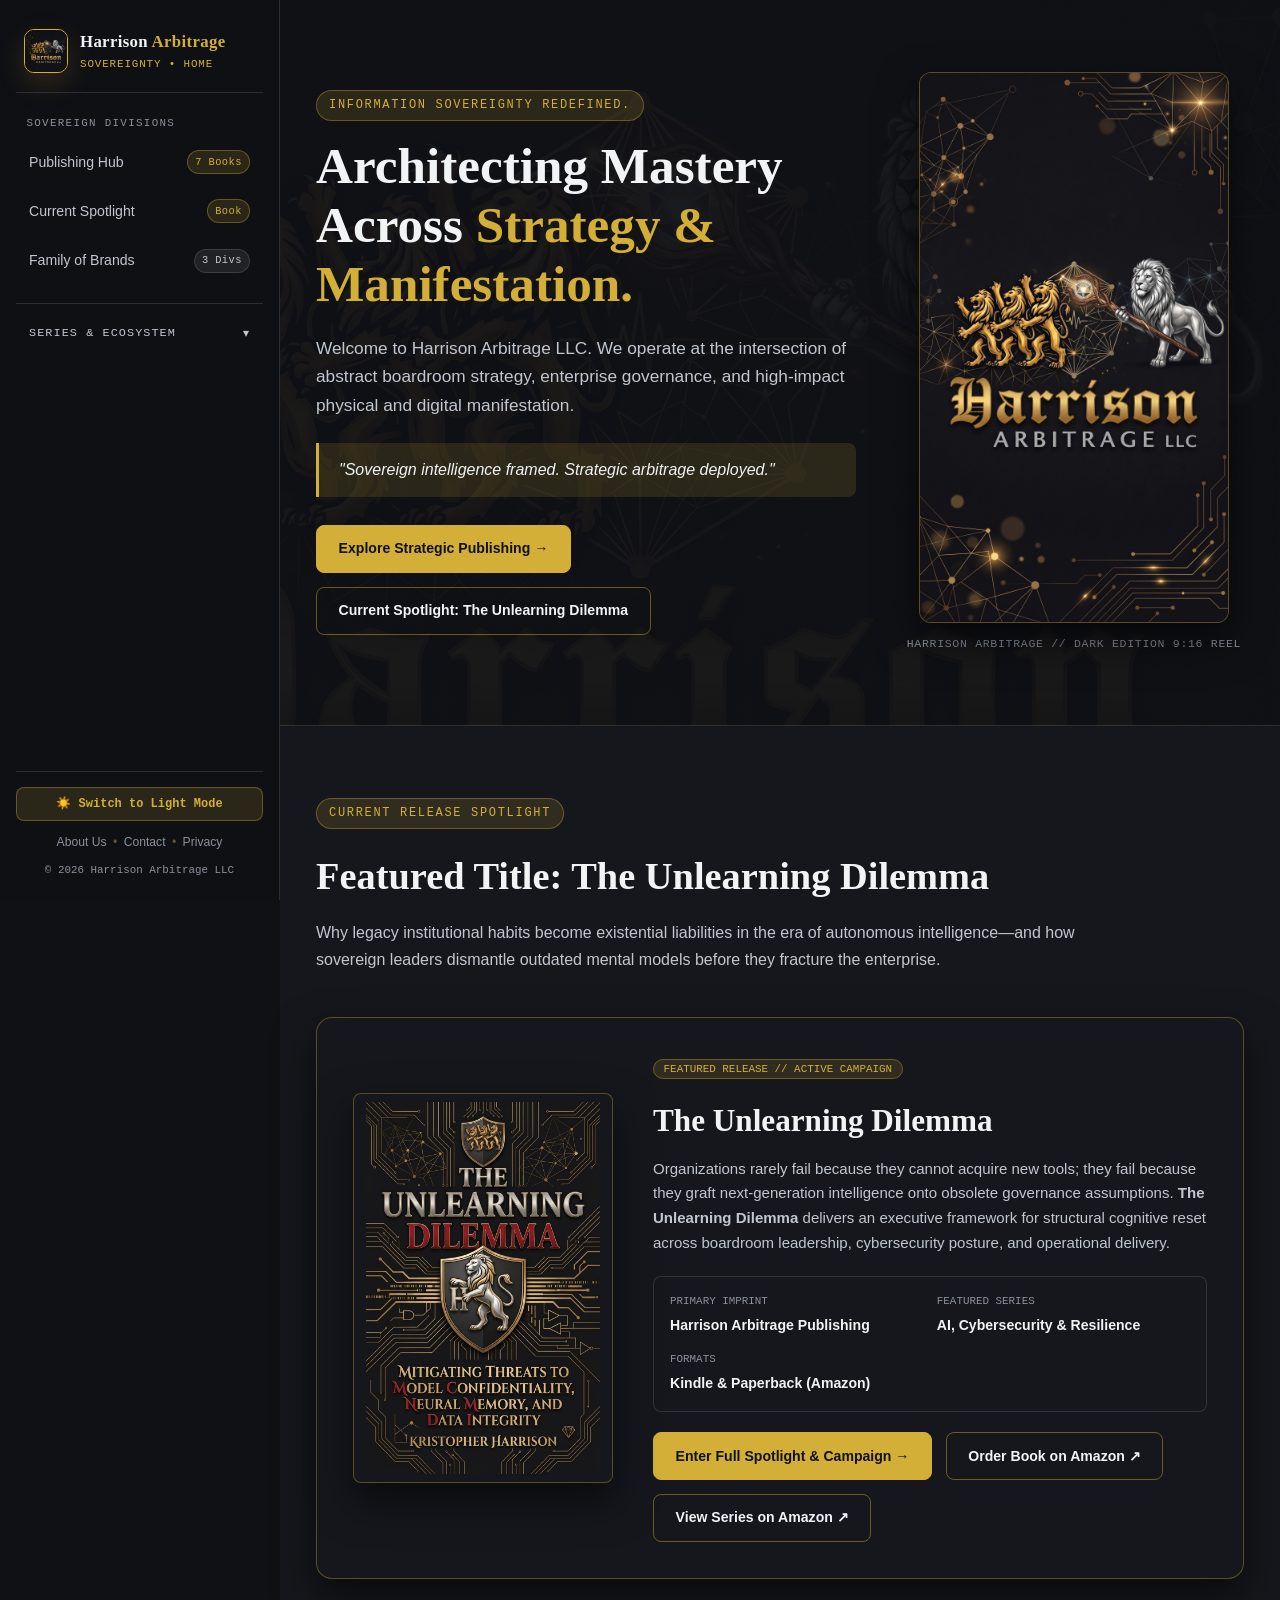
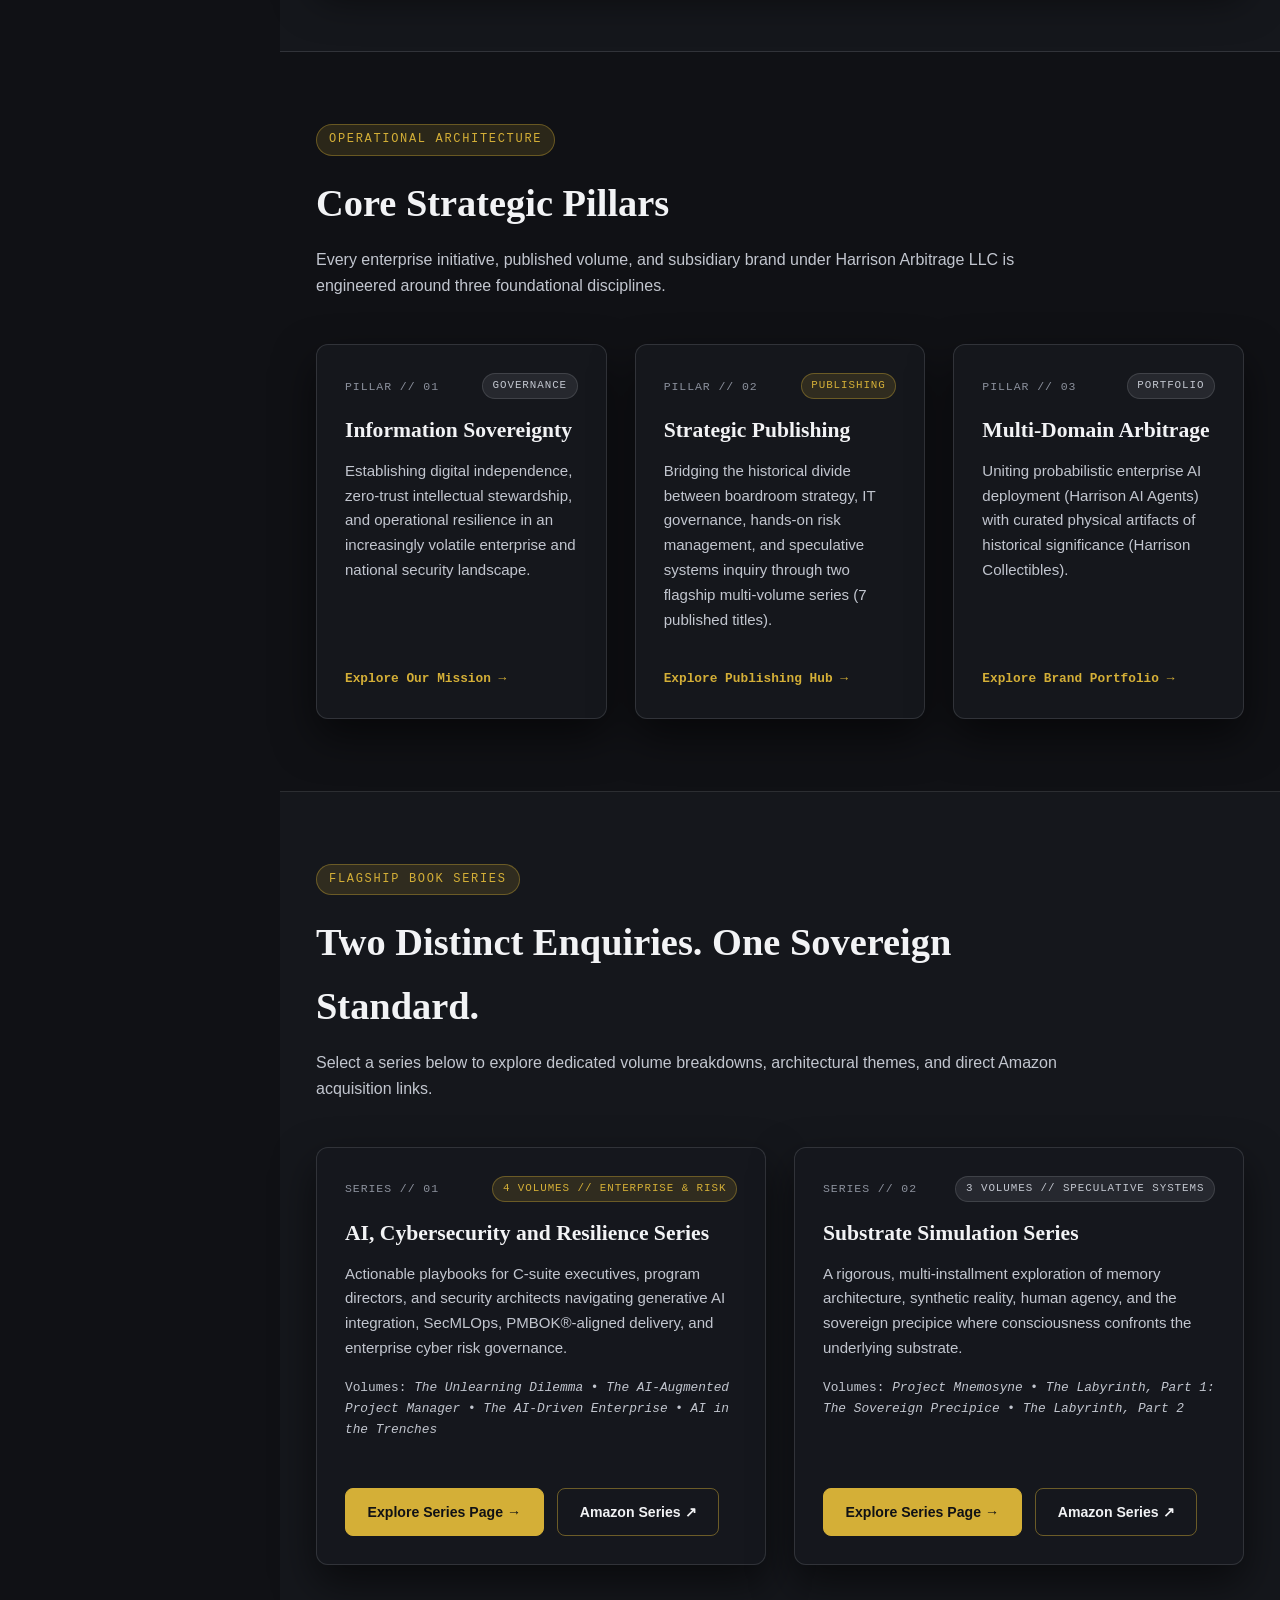
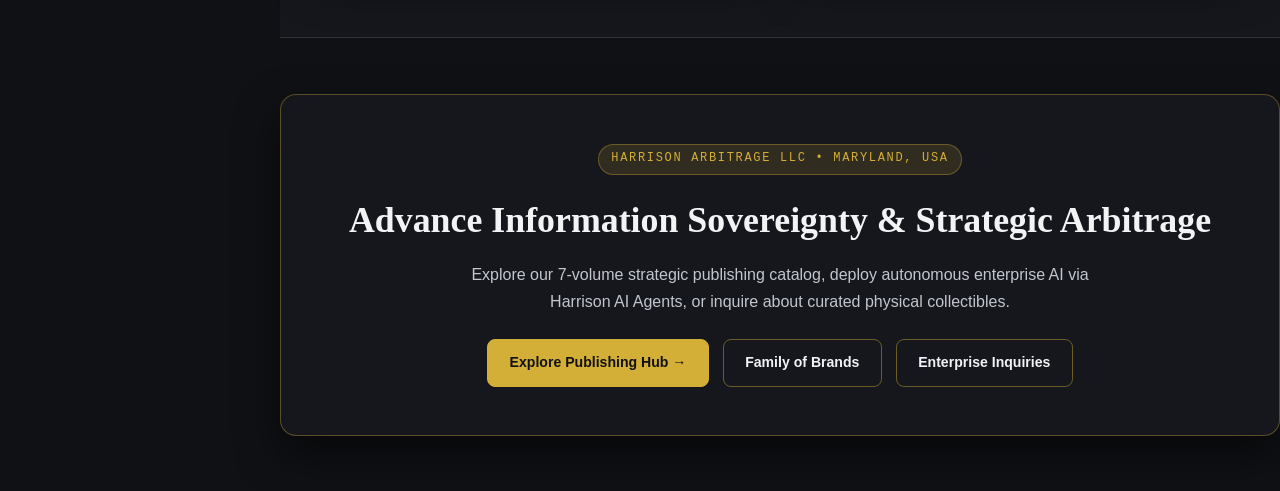
<file: index.html>
<!DOCTYPE html>
<html lang="en" data-theme="dark">
<head>
  <meta charset="UTF-8" />
  <meta name="viewport" content="width=device-width, initial-scale=1.0" />
  <title>Harrison Arbitrage LLC | Information Sovereignty &amp; Strategic Publishing</title>
  <meta name="description" content="Harrison Arbitrage LLC operates at the intersection of abstract strategy and physical manifestation—advancing Information Sovereignty, Strategic Publishing, and Enterprise AI." />
  <link rel="stylesheet" href="styles.css" />
  <script src="main.js" defer></script>
</head>
<body>
  <div class="app-shell">
    <harrison-sidebar></harrison-sidebar>

    <main class="main-content">
      <!-- ==================== HERO SECTION (9:16 Theme-Synced Crest Reel) ==================== -->
      <section class="hero">
        <div class="container hero-grid">
          <div>
            <span class="hero-kicker">Information Sovereignty Redefined.</span>
            <h1 class="hero-title">
              Architecting Mastery Across <span class="gold-accent">Strategy &amp; Manifestation.</span>
            </h1>
            <p class="hero-lead">
              Welcome to Harrison Arbitrage LLC. We operate at the intersection of abstract boardroom strategy, enterprise governance, and high-impact physical and digital manifestation.
            </p>

            <div class="quote-banner">
              "Sovereign intelligence framed. Strategic arbitrage deployed."
            </div>

            <div class="btn-group">
              <a href="publishing.html" class="btn btn-gold">Explore Strategic Publishing →</a>
              <a href="spotlight.html" class="btn btn-silver-outline">Current Spotlight: The Unlearning Dilemma</a>
            </div>
          </div>

          <!-- Automatic Theme-Reactive 9:16 Animated Crest Video -->
          <div>
            <div class="asset-frame asset-frame-9x16">
              <video
                class="theme-brand-video"
                data-brand="arbitrage"
                src="Harrison_Arbitrage_Dark_9x16_Animated.mp4"
                poster="Harrison_Arbitrage_Dark_9x16.jpg"
                autoplay
                muted
                loop
                playsinline
              ></video>
            </div>
            <p
              class="theme-status-caption"
              data-caption-dark="HARRISON ARBITRAGE // DARK EDITION 9:16 REEL"
              data-caption-light="HARRISON ARBITRAGE // LIGHT EDITION 9:16 REEL"
            >
              HARRISON ARBITRAGE // DARK EDITION 9:16 REEL
            </p>
          </div>
        </div>
      </section>

      <!-- ==================== ROTATING BOOK SPOTLIGHT PREVIEW ==================== -->
      <section class="section section-alt">
        <div class="container">
          <div class="section-header">
            <span class="eyebrow">Current Release Spotlight</span>
            <h2 class="section-title">Featured Title: The Unlearning Dilemma</h2>
            <p class="section-subtitle">
              Why legacy institutional habits become existential liabilities in the era of autonomous intelligence—and how sovereign leaders dismantle outdated mental models before they fracture the enterprise.
            </p>
          </div>

          <div class="spotlight-banner">
            <div class="asset-frame asset-frame-book">
              <img
                src="Unlearning_Dilemma_Cover_2x3.jpg"
                alt="Book Cover for The Unlearning Dilemma"
              />
            </div>

            <div>
              <span class="card-badge">Featured Release // Active Campaign</span>
              <h3 class="card-title" style="font-size: 1.95rem; margin-top: 14px;">
                The Unlearning Dilemma
              </h3>

              <p class="card-desc">
                Organizations rarely fail because they cannot acquire new tools; they fail because they graft next-generation intelligence onto obsolete governance assumptions. <strong>The Unlearning Dilemma</strong> delivers an executive framework for structural cognitive reset across boardroom leadership, cybersecurity posture, and operational delivery.
              </p>

              <div class="meta-list">
                <div class="meta-item">
                  <span class="meta-label">Primary Imprint</span>
                  <span class="meta-value">Harrison Arbitrage Publishing</span>
                </div>
                <div class="meta-item">
                  <span class="meta-label">Featured Series</span>
                  <span class="meta-value">AI, Cybersecurity &amp; Resilience</span>
                </div>
                <div class="meta-item">
                  <span class="meta-label">Formats</span>
                  <span class="meta-value">Kindle &amp; Paperback (Amazon)</span>
                </div>
              </div>

              <div class="btn-group">
                <a href="spotlight.html" class="btn btn-gold">Enter Full Spotlight &amp; Campaign →</a>
                <a href="https://www.amazon.com/gp/product/B0HP3SP2KS" target="_blank" rel="noopener noreferrer" class="btn btn-silver-outline">Order Book on Amazon ↗</a>
                <a href="https://www.amazon.com/dp/B0HF5N1DVW" target="_blank" rel="noopener noreferrer" class="btn btn-silver-outline">View Series on Amazon ↗</a>
              </div>
            </div>
          </div>
        </div>
      </section>

      <!-- ==================== CORE PILLARS ==================== -->
      <section class="section">
        <div class="container">
          <div class="section-header">
            <span class="eyebrow">Operational Architecture</span>
            <h2 class="section-title">Core Strategic Pillars</h2>
            <p class="section-subtitle">
              Every enterprise initiative, published volume, and subsidiary brand under Harrison Arbitrage LLC is engineered around three foundational disciplines.
            </p>
          </div>

          <div class="grid-3">
            <article class="enterprise-card">
              <div>
                <div class="card-index">
                  <span>PILLAR // 01</span>
                  <span class="card-badge-silver">Governance</span>
                </div>
                <h3 class="card-title">Information Sovereignty</h3>
                <p class="card-desc">
                  Establishing digital independence, zero-trust intellectual stewardship, and operational resilience in an increasingly volatile enterprise and national security landscape.
                </p>
              </div>
              <a href="about.html" class="link-arrow">Explore Our Mission →</a>
            </article>

            <article class="enterprise-card">
              <div>
                <div class="card-index">
                  <span>PILLAR // 02</span>
                  <span class="card-badge">Publishing</span>
                </div>
                <h3 class="card-title">Strategic Publishing</h3>
                <p class="card-desc">
                  Bridging the historical divide between boardroom strategy, IT governance, hands-on risk management, and speculative systems inquiry through two flagship multi-volume series (7 published titles).
                </p>
              </div>
              <a href="publishing.html" class="link-arrow">Explore Publishing Hub →</a>
            </article>

            <article class="enterprise-card">
              <div>
                <div class="card-index">
                  <span>PILLAR // 03</span>
                  <span class="card-badge-silver">Portfolio</span>
                </div>
                <h3 class="card-title">Multi-Domain Arbitrage</h3>
                <p class="card-desc">
                  Uniting probabilistic enterprise AI deployment (Harrison AI Agents) with curated physical artifacts of historical significance (Harrison Collectibles).
                </p>
              </div>
              <a href="brands.html" class="link-arrow">Explore Brand Portfolio →</a>
            </article>
          </div>
        </div>
      </section>

      <!-- ==================== SERIES OVERVIEW PREVIEW ==================== -->
      <section class="section section-alt">
        <div class="container">
          <div class="section-header">
            <span class="eyebrow">Flagship Book Series</span>
            <h2 class="section-title">Two Distinct Enquiries. One Sovereign Standard.</h2>
            <p class="section-subtitle">
              Select a series below to explore dedicated volume breakdowns, architectural themes, and direct Amazon acquisition links.
            </p>
          </div>

          <div class="grid-2">
            <!-- Series 1 Card -->
            <article class="enterprise-card">
              <div>
                <div class="card-index">
                  <span>SERIES // 01</span>
                  <span class="card-badge">4 Volumes // Enterprise &amp; Risk</span>
                </div>
                <h3 class="card-title">AI, Cybersecurity and Resilience Series</h3>
                <p class="card-desc">
                  Actionable playbooks for C-suite executives, program directors, and security architects navigating generative AI integration, SecMLOps, PMBOK®-aligned delivery, and enterprise cyber risk governance.
                </p>
                <p class="card-desc" style="font-family: var(--font-mono); font-size: 0.8rem; color: var(--text-secondary);">
                  Volumes: <em>The Unlearning Dilemma</em> • <em>The AI-Augmented Project Manager</em> • <em>The AI-Driven Enterprise</em> • <em>AI in the Trenches</em>
                </p>
              </div>
              <div class="btn-group" style="margin-top: 12px;">
                <a href="series-ai-cybersecurity.html" class="btn btn-gold">Explore Series Page →</a>
                <a href="https://www.amazon.com/dp/B0HF5N1DVW" target="_blank" rel="noopener noreferrer" class="btn btn-silver-outline">Amazon Series ↗</a>
              </div>
            </article>

            <!-- Series 2 Card -->
            <article class="enterprise-card">
              <div>
                <div class="card-index">
                  <span>SERIES // 02</span>
                  <span class="card-badge-silver">3 Volumes // Speculative Systems</span>
                </div>
                <h3 class="card-title">Substrate Simulation Series</h3>
                <p class="card-desc">
                  A rigorous, multi-installment exploration of memory architecture, synthetic reality, human agency, and the sovereign precipice where consciousness confronts the underlying substrate.
                </p>
                <p class="card-desc" style="font-family: var(--font-mono); font-size: 0.8rem; color: var(--text-secondary);">
                  Volumes: <em>Project Mnemosyne</em> • <em>The Labyrinth, Part 1: The Sovereign Precipice</em> • <em>The Labyrinth, Part 2</em>
                </p>
              </div>
              <div class="btn-group" style="margin-top: 12px;">
                <a href="series-substrate-simulation.html" class="btn btn-gold">Explore Series Page →</a>
                <a href="https://www.amazon.com/dp/B0H9J2PXMG" target="_blank" rel="noopener noreferrer" class="btn btn-silver-outline">Amazon Series ↗</a>
              </div>
            </article>
          </div>
        </div>
      </section>

      <!-- ==================== GLOBAL FOOTER CTA ==================== -->
      <harrison-footer-cta></harrison-footer-cta>
    </main>
  </div>
</body>
</html>
</file>
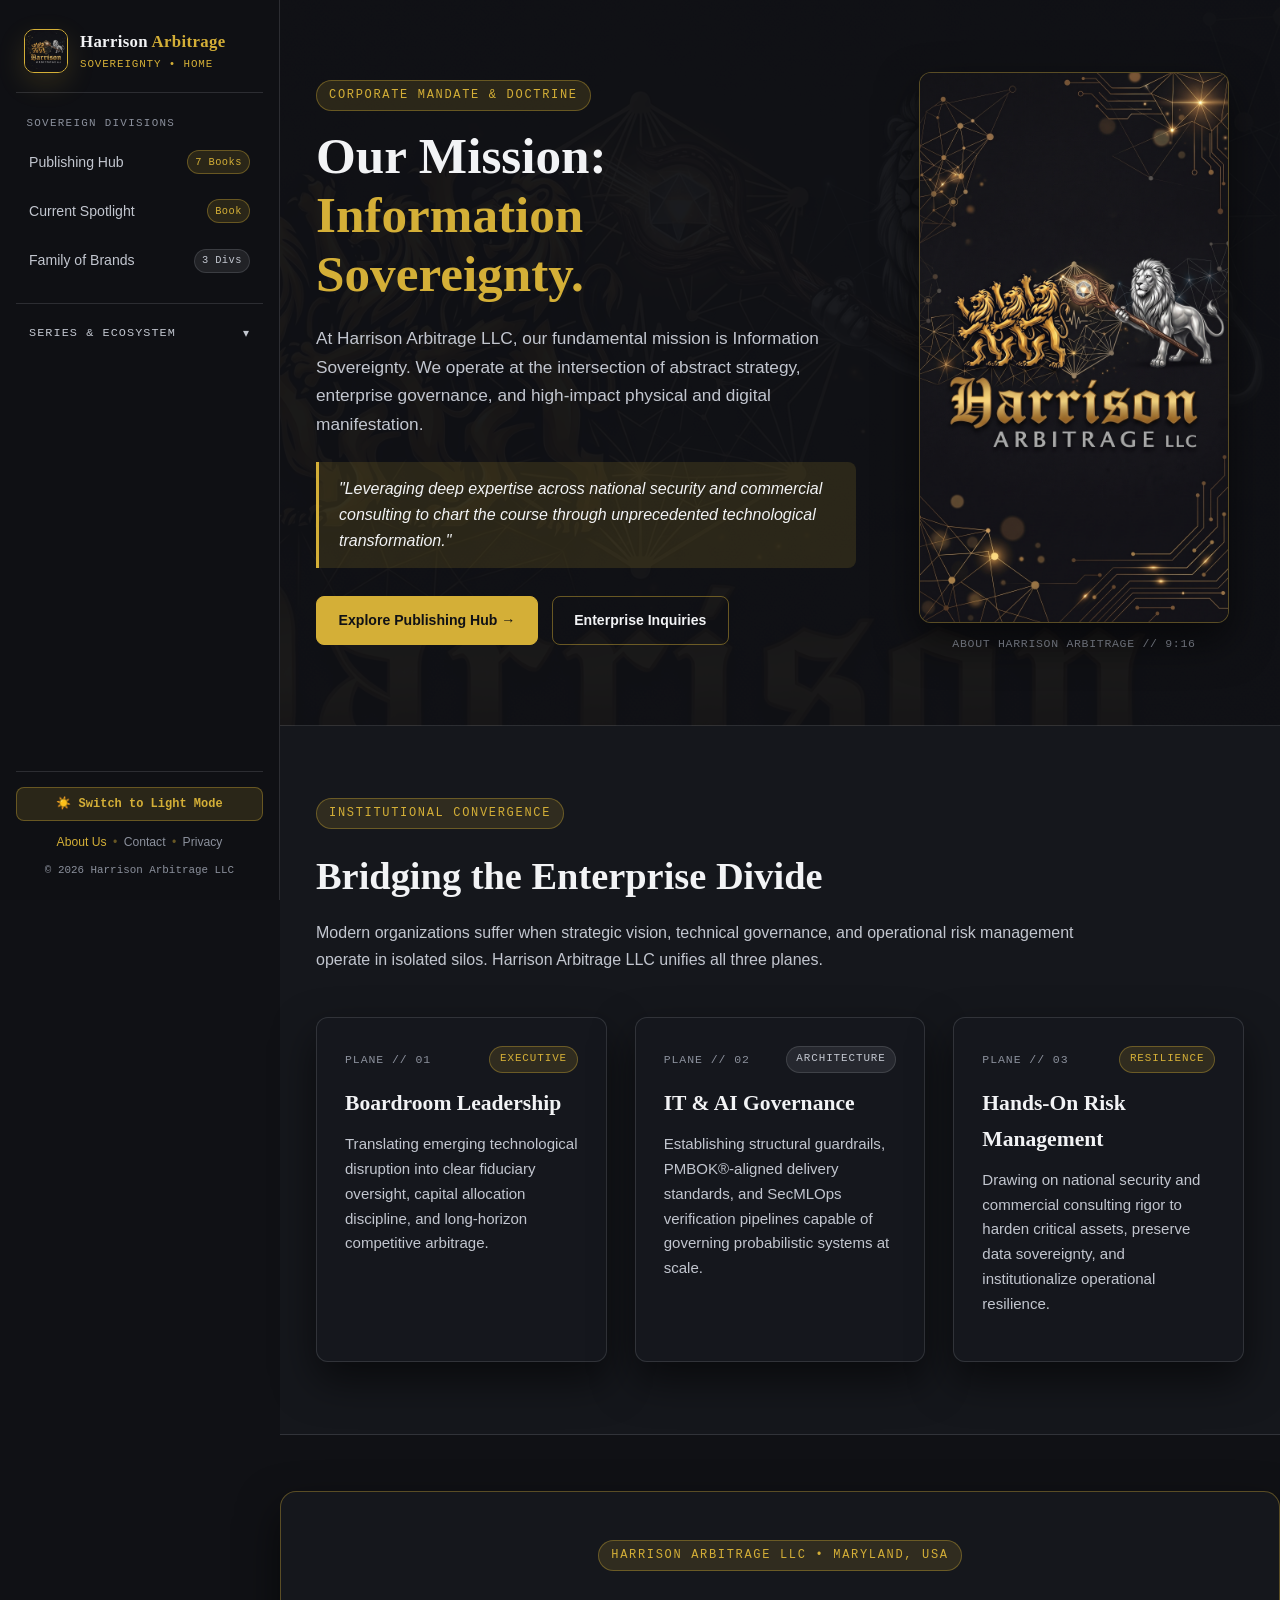
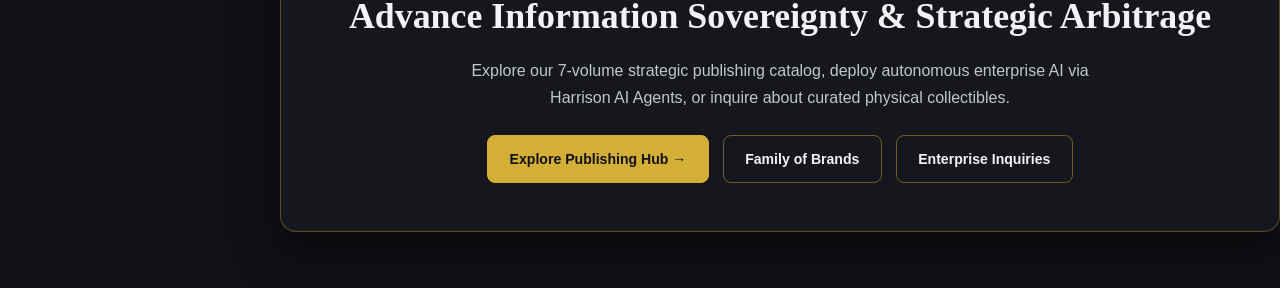
<file: about.html>
<!DOCTYPE html>
<html lang="en" data-theme="dark">
<head>
  <meta charset="UTF-8" />
  <meta name="viewport" content="width=device-width, initial-scale=1.0" />
  <title>About Us | Harrison Arbitrage LLC</title>
  <meta name="description" content="Learn about Harrison Arbitrage LLC's mission of Information Sovereignty—bridging boardroom leadership, IT governance, and hands-on risk management." />
  <link rel="stylesheet" href="styles.css" />
  <script src="main.js" defer></script>
</head>
<body>
  <div class="app-shell">
    <harrison-sidebar></harrison-sidebar>

    <main class="main-content">
      <!-- ==================== ABOUT HERO ==================== -->
      <section class="hero">
        <div class="container hero-grid">
          <div>
            <span class="hero-kicker">Corporate Mandate &amp; Doctrine</span>
            <h1 class="hero-title">
              Our Mission: <span class="gold-accent">Information Sovereignty.</span>
            </h1>
            <p class="hero-lead">
              At Harrison Arbitrage LLC, our fundamental mission is Information Sovereignty. We operate at the intersection of abstract strategy, enterprise governance, and high-impact physical and digital manifestation.
            </p>

            <div class="quote-banner">
              "Leveraging deep expertise across national security and commercial consulting to chart the course through unprecedented technological transformation."
            </div>

            <div class="btn-group">
              <a href="publishing.html" class="btn btn-gold">Explore Publishing Hub →</a>
              <a href="contact.html" class="btn btn-silver-outline">Enterprise Inquiries</a>
            </div>
          </div>

          <div>
            <div class="asset-frame asset-frame-9x16">
              <img
                src="Harrison_Arbitrage_Dark_9x16.jpg"
                alt="Harrison Arbitrage LLC 9:16 Visual"
                class="theme-brand-9x16"
                data-brand="arbitrage"
              />
            </div>
            <p
              class="theme-status-caption"
              data-caption-dark="ABOUT HARRISON ARBITRAGE // 9:16"
              data-caption-light="ABOUT HARRISON ARBITRAGE // 9:16"
            >
              ABOUT HARRISON ARBITRAGE // 9:16
            </p>
          </div>
        </div>
      </section>

      <!-- ==================== THREE PLANES OF GOVERNANCE ==================== -->
      <section class="section section-alt">
        <div class="container">
          <div class="section-header">
            <span class="eyebrow">Institutional Convergence</span>
            <h2 class="section-title">Bridging the Enterprise Divide</h2>
            <p class="section-subtitle">
              Modern organizations suffer when strategic vision, technical governance, and operational risk management operate in isolated silos. Harrison Arbitrage LLC unifies all three planes.
            </p>
          </div>

          <div class="grid-3">
            <article class="enterprise-card">
              <div>
                <div class="card-index">
                  <span>PLANE // 01</span>
                  <span class="card-badge">Executive</span>
                </div>
                <h3 class="card-title">Boardroom Leadership</h3>
                <p class="card-desc">
                  Translating emerging technological disruption into clear fiduciary oversight, capital allocation discipline, and long-horizon competitive arbitrage.
                </p>
              </div>
            </article>

            <article class="enterprise-card">
              <div>
                <div class="card-index">
                  <span>PLANE // 02</span>
                  <span class="card-badge-silver">Architecture</span>
                </div>
                <h3 class="card-title">IT &amp; AI Governance</h3>
                <p class="card-desc">
                  Establishing structural guardrails, PMBOK®-aligned delivery standards, and SecMLOps verification pipelines capable of governing probabilistic systems at scale.
                </p>
              </div>
            </article>

            <article class="enterprise-card">
              <div>
                <div class="card-index">
                  <span>PLANE // 03</span>
                  <span class="card-badge">Resilience</span>
                </div>
                <h3 class="card-title">Hands-On Risk Management</h3>
                <p class="card-desc">
                  Drawing on national security and commercial consulting rigor to harden critical assets, preserve data sovereignty, and institutionalize operational resilience.
                </p>
              </div>
            </article>
          </div>
        </div>
      </section>

      <!-- ==================== GLOBAL FOOTER CTA ==================== -->
      <harrison-footer-cta></harrison-footer-cta>
    </main>
  </div>
</body>
</html>
</file>
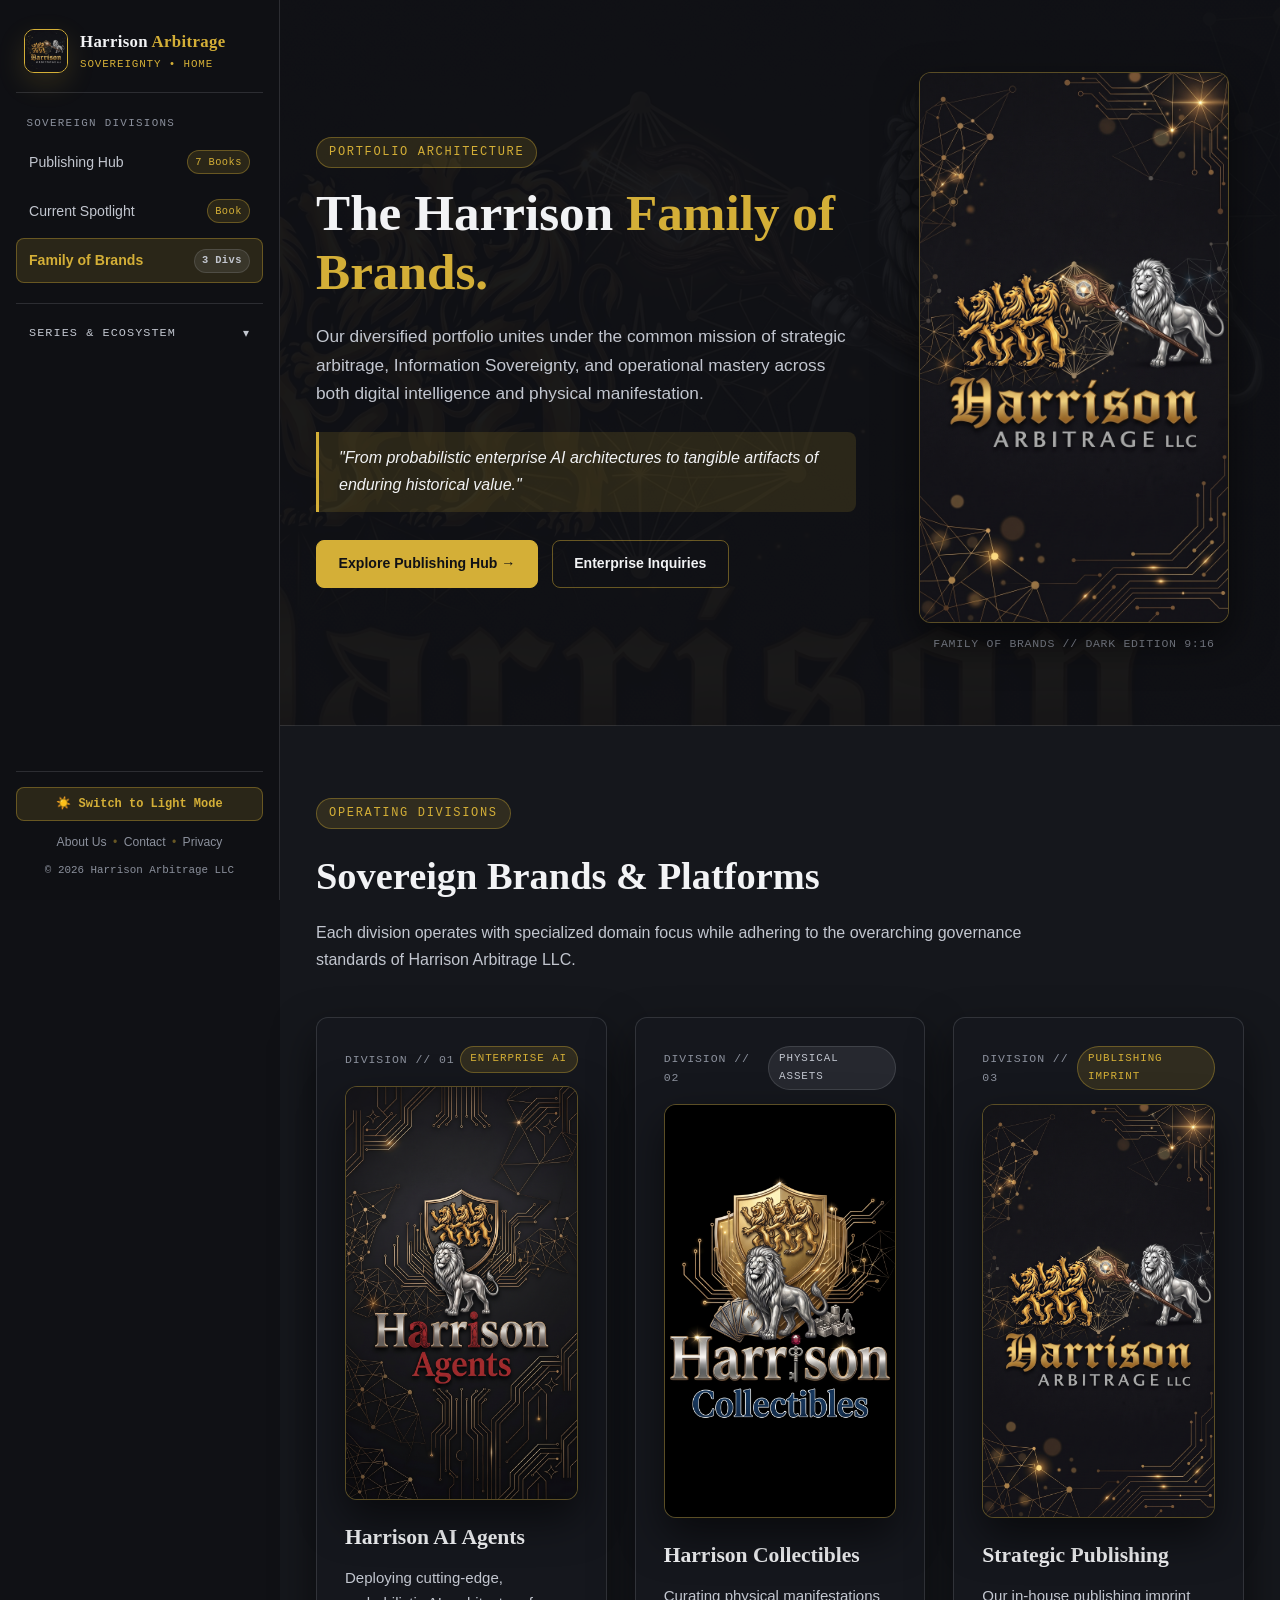
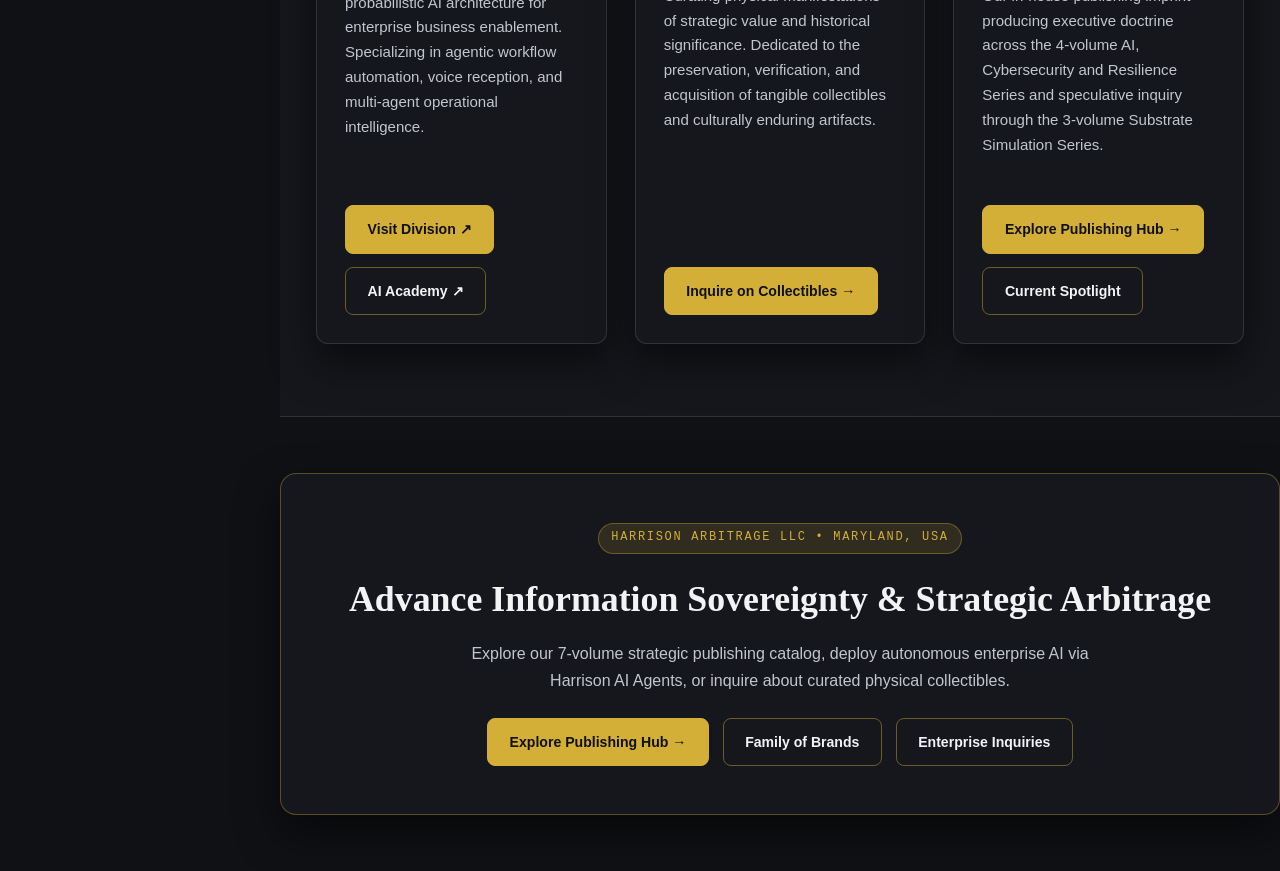
<file: brands.html>
<!DOCTYPE html>
<html lang="en" data-theme="dark">
<head>
  <meta charset="UTF-8" />
  <meta name="viewport" content="width=device-width, initial-scale=1.0" />
  <title>The Harrison Family of Brands | Harrison Arbitrage LLC</title>
  <meta name="description" content="Explore The Harrison Family of Brands—uniting Harrison AI Agents, Harrison Collectibles, and Harrison Arbitrage Strategic Publishing under Information Sovereignty." />
  <link rel="stylesheet" href="styles.css" />
  <script src="main.js" defer></script>
</head>
<body>
  <div class="app-shell">
    <harrison-sidebar></harrison-sidebar>

    <main class="main-content">
      <!-- ==================== BRANDS HERO ==================== -->
      <section class="hero">
        <div class="container hero-grid">
          <div>
            <span class="hero-kicker">Portfolio Architecture</span>
            <h1 class="hero-title">
              The Harrison <span class="gold-accent">Family of Brands.</span>
            </h1>
            <p class="hero-lead">
              Our diversified portfolio unites under the common mission of strategic arbitrage, Information Sovereignty, and operational mastery across both digital intelligence and physical manifestation.
            </p>

            <div class="quote-banner">
              "From probabilistic enterprise AI architectures to tangible artifacts of enduring historical value."
            </div>

            <div class="btn-group">
              <a href="publishing.html" class="btn btn-gold">Explore Publishing Hub →</a>
              <a href="contact.html" class="btn btn-silver-outline">Enterprise Inquiries</a>
            </div>
          </div>

          <div>
            <div class="asset-frame asset-frame-9x16">
              <img
                src="Harrison_Arbitrage_Dark_9x16.jpg"
                alt="Harrison Family of Brands 9:16 Crest"
                class="theme-brand-9x16"
                data-brand="arbitrage"
              />
            </div>
            <p
              class="theme-status-caption"
              data-caption-dark="FAMILY OF BRANDS // DARK EDITION 9:16"
              data-caption-light="FAMILY OF BRANDS // LIGHT EDITION 9:16"
            >
              FAMILY OF BRANDS // DARK EDITION 9:16
            </p>
          </div>
        </div>
      </section>

      <!-- ==================== OPERATING DIVISIONS ==================== -->
      <section class="section section-alt">
        <div class="container">
          <div class="section-header">
            <span class="eyebrow">Operating Divisions</span>
            <h2 class="section-title">Sovereign Brands &amp; Platforms</h2>
            <p class="section-subtitle">
              Each division operates with specialized domain focus while adhering to the overarching governance standards of Harrison Arbitrage LLC.
            </p>
          </div>

          <div class="grid-3">
            <!-- BRAND 1 -->
            <article class="enterprise-card">
              <div>
                <div class="card-index">
                  <span>DIVISION // 01</span>
                  <span class="card-badge">Enterprise AI</span>
                </div>
                <div class="asset-frame asset-frame-9x16" style="margin-bottom: 1.25rem;">
                  <img
                    src="Harrison_Agents_Dark_9x16.jpg"
                    alt="Harrison AI Agents 9:16 Visual"
                    class="theme-brand-9x16"
                    data-brand="agents"
                  />
                </div>
                <h3 class="card-title">Harrison AI Agents</h3>
                <p class="card-desc">
                  Deploying cutting-edge, probabilistic AI architecture for enterprise business enablement. Specializing in agentic workflow automation, voice reception, and multi-agent operational intelligence.
                </p>
              </div>
              <div class="btn-group" style="margin-top: 12px;">
                <a href="https://harrisonaiagents.com/" target="_blank" rel="noopener noreferrer" class="btn btn-gold">Visit Division ↗</a>
                <a href="https://harrisonaiagents.com/academy/" target="_blank" rel="noopener noreferrer" class="btn btn-silver-outline">AI Academy ↗</a>
              </div>
            </article>

            <!-- BRAND 2 -->
            <article class="enterprise-card">
              <div>
                <div class="card-index">
                  <span>DIVISION // 02</span>
                  <span class="card-badge-silver">Physical Assets</span>
                </div>
                <div class="asset-frame asset-frame-9x16" style="margin-bottom: 1.25rem;">
                  <img
                    src="Harrison_Collectibles_Dark_9x16.jpg"
                    alt="Harrison Collectibles 9:16 Visual"
                    class="theme-brand-9x16"
                    data-brand="collectibles"
                  />
                </div>
                <h3 class="card-title">Harrison Collectibles</h3>
                <p class="card-desc">
                  Curating physical manifestations of strategic value and historical significance. Dedicated to the preservation, verification, and acquisition of tangible collectibles and culturally enduring artifacts.
                </p>
              </div>
              <div class="btn-group" style="margin-top: 12px;">
                <a href="contact.html" class="btn btn-gold">Inquire on Collectibles →</a>
              </div>
            </article>

            <!-- BRAND 3 -->
            <article class="enterprise-card">
              <div>
                <div class="card-index">
                  <span>DIVISION // 03</span>
                  <span class="card-badge">Publishing Imprint</span>
                </div>
                <div class="asset-frame asset-frame-9x16" style="margin-bottom: 1.25rem;">
                  <img
                    src="Harrison_Arbitrage_Dark_9x16.jpg"
                    alt="Strategic Publishing 9:16 Visual"
                    class="theme-brand-9x16"
                    data-brand="arbitrage"
                  />
                </div>
                <h3 class="card-title">Strategic Publishing</h3>
                <p class="card-desc">
                  Our in-house publishing imprint producing executive doctrine across the 4-volume AI, Cybersecurity and Resilience Series and speculative inquiry through the 3-volume Substrate Simulation Series.
                </p>
              </div>
              <div class="btn-group" style="margin-top: 12px;">
                <a href="publishing.html" class="btn btn-gold">Explore Publishing Hub →</a>
                <a href="spotlight.html" class="btn btn-silver-outline">Current Spotlight</a>
              </div>
            </article>
          </div>
        </div>
      </section>

      <!-- ==================== GLOBAL FOOTER CTA ==================== -->
      <harrison-footer-cta></harrison-footer-cta>
    </main>
  </div>
</body>
</html>
</file>
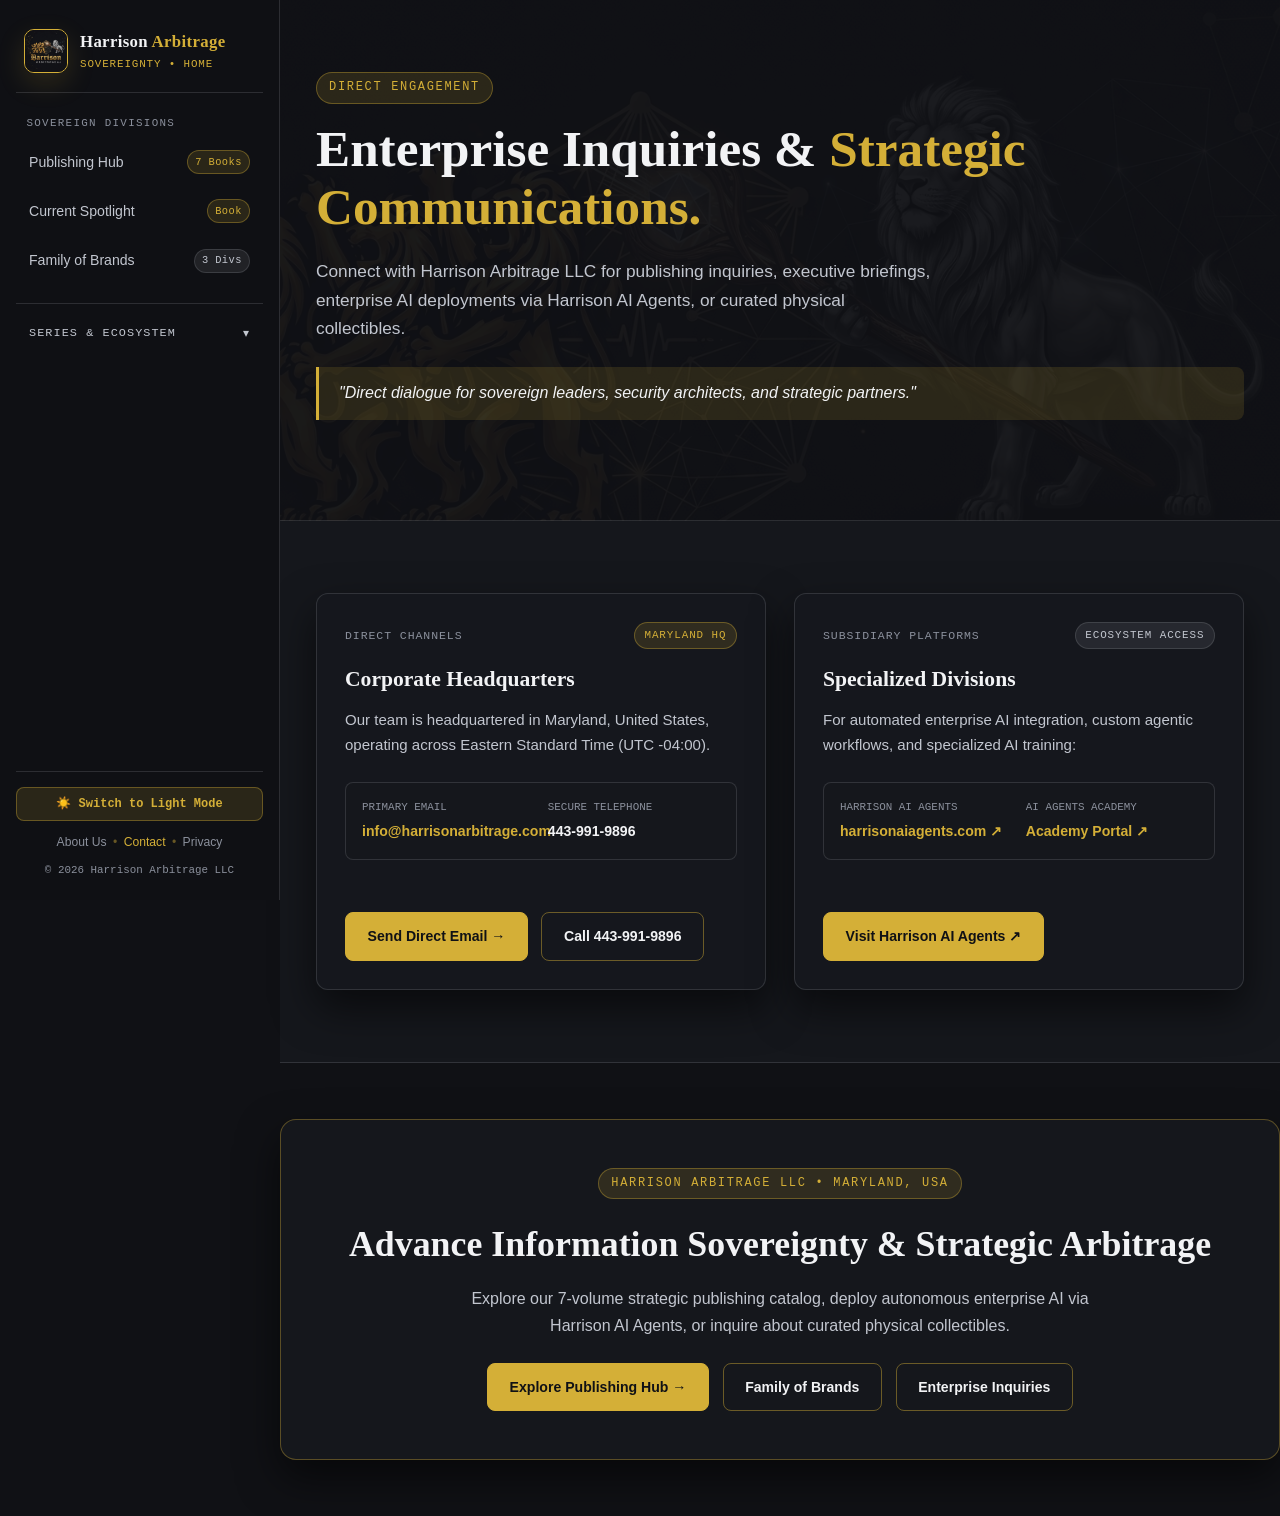
<file: contact.html>
<!DOCTYPE html>
<html lang="en" data-theme="dark">
<head>
  <meta charset="UTF-8" />
  <meta name="viewport" content="width=device-width, initial-scale=1.0" />
  <title>Contact &amp; Enterprise Inquiries | Harrison Arbitrage LLC</title>
  <meta name="description" content="Contact Harrison Arbitrage LLC for publishing inquiries, executive briefings, enterprise AI engagements, and collectibles acquisition." />
  <link rel="stylesheet" href="styles.css" />
  <script src="main.js" defer></script>
</head>
<body>
  <div class="app-shell">
    <harrison-sidebar></harrison-sidebar>

    <main class="main-content">
      <!-- ==================== CONTACT HERO ==================== -->
      <section class="hero">
        <div class="container">
          <span class="hero-kicker">Direct Engagement</span>
          <h1 class="hero-title">
            Enterprise Inquiries &amp; <span class="gold-accent">Strategic Communications.</span>
          </h1>
          <p class="hero-lead">
            Connect with Harrison Arbitrage LLC for publishing inquiries, executive briefings, enterprise AI deployments via Harrison AI Agents, or curated physical collectibles.
          </p>

          <div class="quote-banner">
            "Direct dialogue for sovereign leaders, security architects, and strategic partners."
          </div>
        </div>
      </section>

      <!-- ==================== CONTACT CHANNELS ==================== -->
      <section class="section section-alt">
        <div class="container">
          <div class="grid-2">
            <!-- Direct Channels Card -->
            <article class="enterprise-card">
              <div>
                <div class="card-index">
                  <span>DIRECT CHANNELS</span>
                  <span class="card-badge">Maryland HQ</span>
                </div>
                <h3 class="card-title">Corporate Headquarters</h3>
                <p class="card-desc">
                  Our team is headquartered in Maryland, United States, operating across Eastern Standard Time (UTC -04:00).
                </p>

                <div class="meta-list" style="margin-top: 1.5rem;">
                  <div class="meta-item">
                    <span class="meta-label">Primary Email</span>
                    <span class="meta-value"><a href="mailto:info@harrisonarbitrage.com" style="color: var(--accent-primary);">info@harrisonarbitrage.com</a></span>
                  </div>
                  <div class="meta-item">
                    <span class="meta-label">Secure Telephone</span>
                    <span class="meta-value"><a href="tel:4439919896" style="color: var(--text-primary);">443-991-9896</a></span>
                  </div>
                </div>
              </div>
              <div class="btn-group" style="margin-top: 12px;">
                <a href="mailto:info@harrisonarbitrage.com" class="btn btn-gold">Send Direct Email →</a>
                <a href="tel:4439919896" class="btn btn-silver-outline">Call 443-991-9896</a>
              </div>
            </article>

            <!-- Subsidiary Divisions Card -->
            <article class="enterprise-card">
              <div>
                <div class="card-index">
                  <span>SUBSIDIARY PLATFORMS</span>
                  <span class="card-badge-silver">Ecosystem Access</span>
                </div>
                <h3 class="card-title">Specialized Divisions</h3>
                <p class="card-desc">
                  For automated enterprise AI integration, custom agentic workflows, and specialized AI training:
                </p>

                <div class="meta-list" style="margin-top: 1.5rem;">
                  <div class="meta-item">
                    <span class="meta-label">Harrison AI Agents</span>
                    <span class="meta-value"><a href="https://harrisonaiagents.com/" target="_blank" rel="noopener noreferrer" style="color: var(--accent-primary);">harrisonaiagents.com ↗</a></span>
                  </div>
                  <div class="meta-item">
                    <span class="meta-label">AI Agents Academy</span>
                    <span class="meta-value"><a href="https://harrisonaiagents.com/academy/" target="_blank" rel="noopener noreferrer" style="color: var(--accent-primary);">Academy Portal ↗</a></span>
                  </div>
                </div>
              </div>
              <div class="btn-group" style="margin-top: 12px;">
                <a href="https://harrisonaiagents.com/" target="_blank" rel="noopener noreferrer" class="btn btn-gold">Visit Harrison AI Agents ↗</a>
              </div>
            </article>
          </div>
        </div>
      </section>

      <!-- ==================== GLOBAL FOOTER CTA ==================== -->
      <harrison-footer-cta></harrison-footer-cta>
    </main>
  </div>
</body>
</html>
</file>
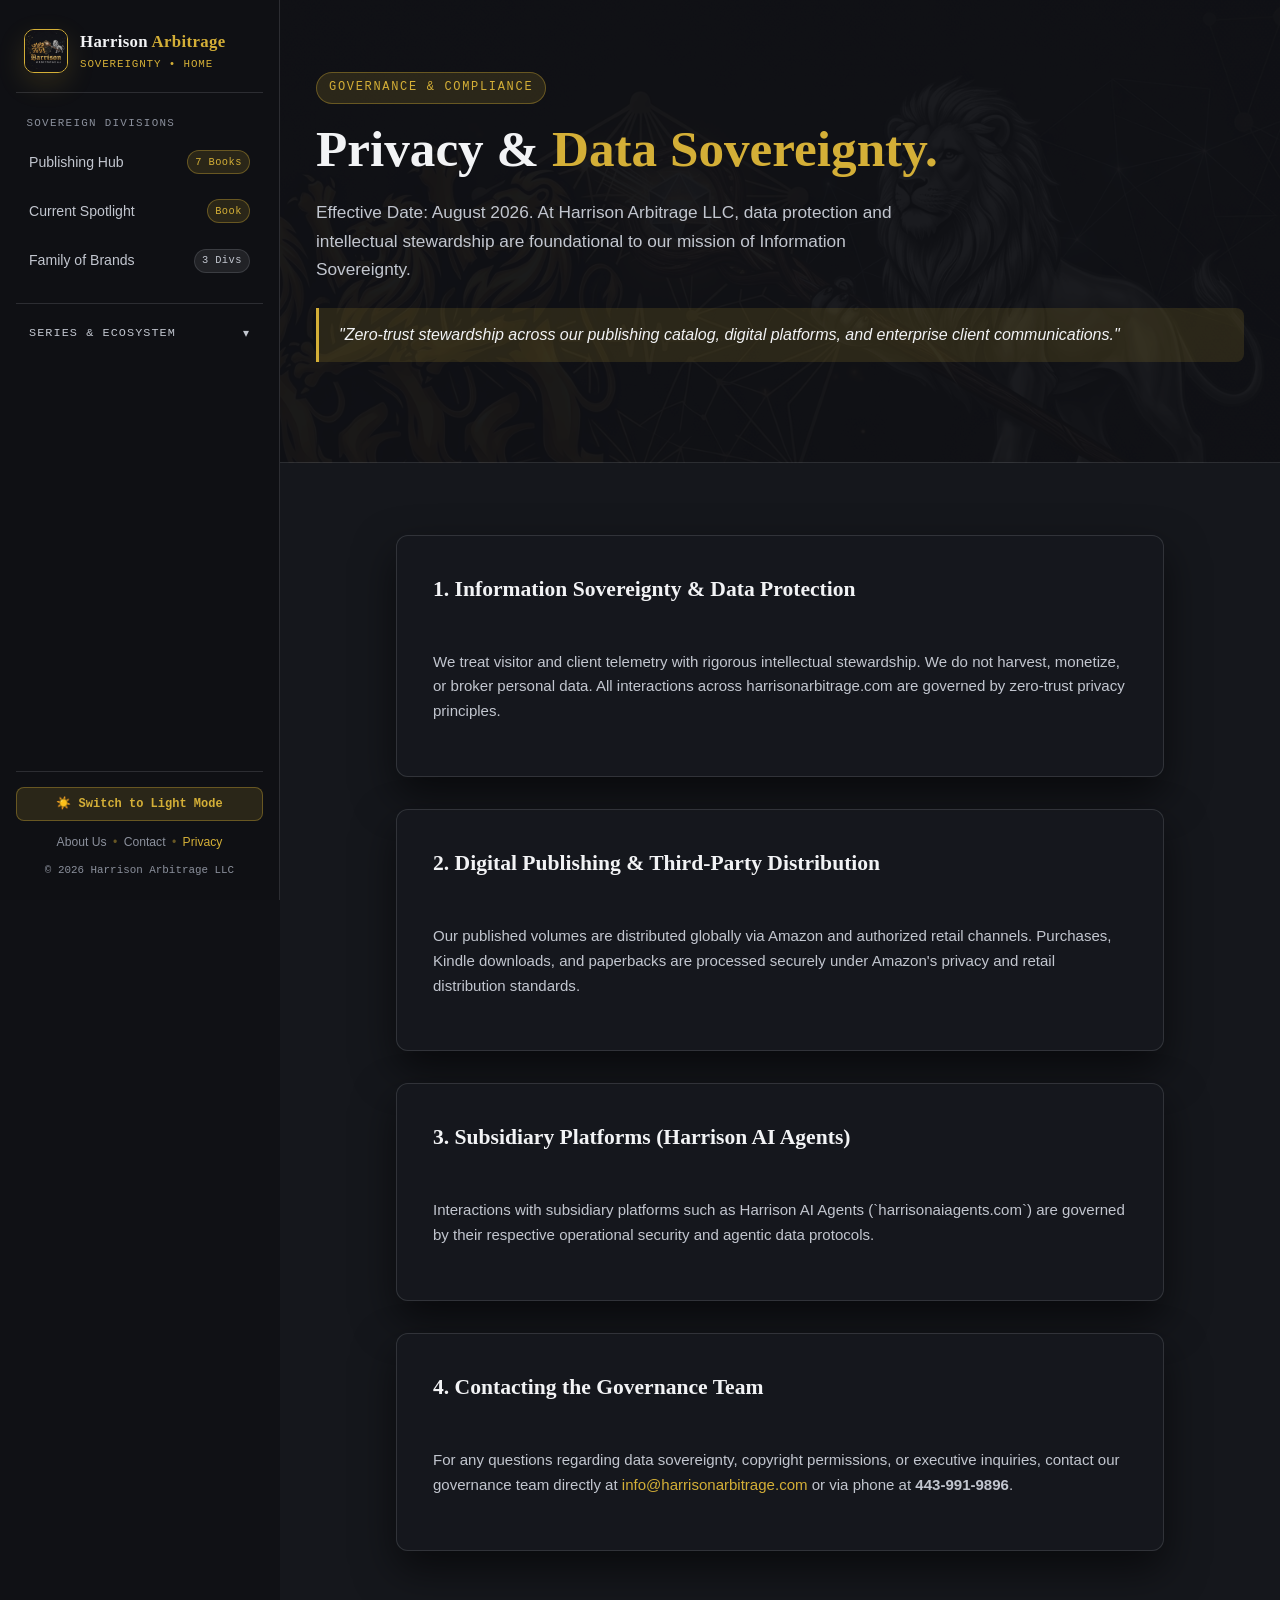
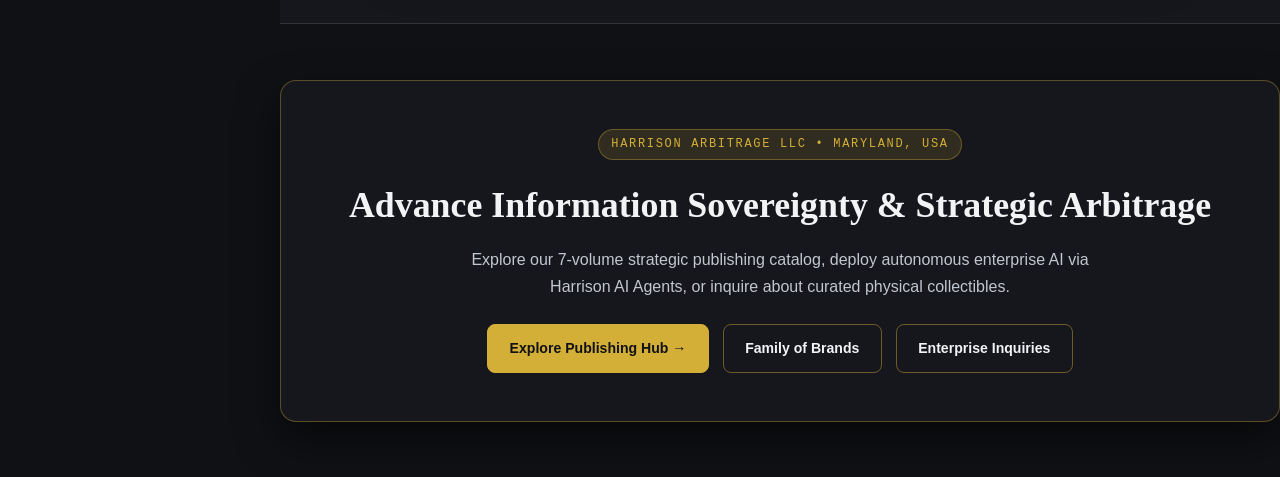
<file: privacy.html>
<!DOCTYPE html>
<html lang="en" data-theme="dark">
<head>
  <meta charset="UTF-8" />
  <meta name="viewport" content="width=device-width, initial-scale=1.0" />
  <title>Privacy &amp; Data Sovereignty | Harrison Arbitrage LLC</title>
  <meta name="description" content="Privacy policy and Information Sovereignty governance standards for Harrison Arbitrage LLC." />
  <link rel="stylesheet" href="styles.css" />
  <script src="main.js" defer></script>
</head>
<body>
  <div class="app-shell">
    <harrison-sidebar></harrison-sidebar>

    <main class="main-content">
      <!-- ==================== PRIVACY HERO ==================== -->
      <section class="hero">
        <div class="container">
          <span class="hero-kicker">Governance &amp; Compliance</span>
          <h1 class="hero-title">
            Privacy &amp; <span class="gold-accent">Data Sovereignty.</span>
          </h1>
          <p class="hero-lead">
            Effective Date: August 2026. At Harrison Arbitrage LLC, data protection and intellectual stewardship are foundational to our mission of Information Sovereignty.
          </p>

          <div class="quote-banner">
            "Zero-trust stewardship across our publishing catalog, digital platforms, and enterprise client communications."
          </div>
        </div>
      </section>

      <!-- ==================== POLICY SECTIONS ==================== -->
      <section class="section section-alt">
        <div class="container" style="max-width: 840px; display: flex; flex-direction: column; gap: 2rem;">
          <article class="enterprise-card" style="padding: 2.25rem;">
            <h3 class="card-title">1. Information Sovereignty &amp; Data Protection</h3>
            <p class="card-desc" style="margin-top: 0.75rem;">
              We treat visitor and client telemetry with rigorous intellectual stewardship. We do not harvest, monetize, or broker personal data. All interactions across harrisonarbitrage.com are governed by zero-trust privacy principles.
            </p>
          </article>

          <article class="enterprise-card" style="padding: 2.25rem;">
            <h3 class="card-title">2. Digital Publishing &amp; Third-Party Distribution</h3>
            <p class="card-desc" style="margin-top: 0.75rem;">
              Our published volumes are distributed globally via Amazon and authorized retail channels. Purchases, Kindle downloads, and paperbacks are processed securely under Amazon's privacy and retail distribution standards.
            </p>
          </article>

          <article class="enterprise-card" style="padding: 2.25rem;">
            <h3 class="card-title">3. Subsidiary Platforms (Harrison AI Agents)</h3>
            <p class="card-desc" style="margin-top: 0.75rem;">
              Interactions with subsidiary platforms such as Harrison AI Agents (`harrisonaiagents.com`) are governed by their respective operational security and agentic data protocols.
            </p>
          </article>

          <article class="enterprise-card" style="padding: 2.25rem;">
            <h3 class="card-title">4. Contacting the Governance Team</h3>
            <p class="card-desc" style="margin-top: 0.75rem;">
              For any questions regarding data sovereignty, copyright permissions, or executive inquiries, contact our governance team directly at <a href="mailto:info@harrisonarbitrage.com" style="color: var(--accent-primary);">info@harrisonarbitrage.com</a> or via phone at <strong>443-991-9896</strong>.
            </p>
          </article>
        </div>
      </section>

      <!-- ==================== GLOBAL FOOTER CTA ==================== -->
      <harrison-footer-cta></harrison-footer-cta>
    </main>
  </div>
</body>
</html>
</file>
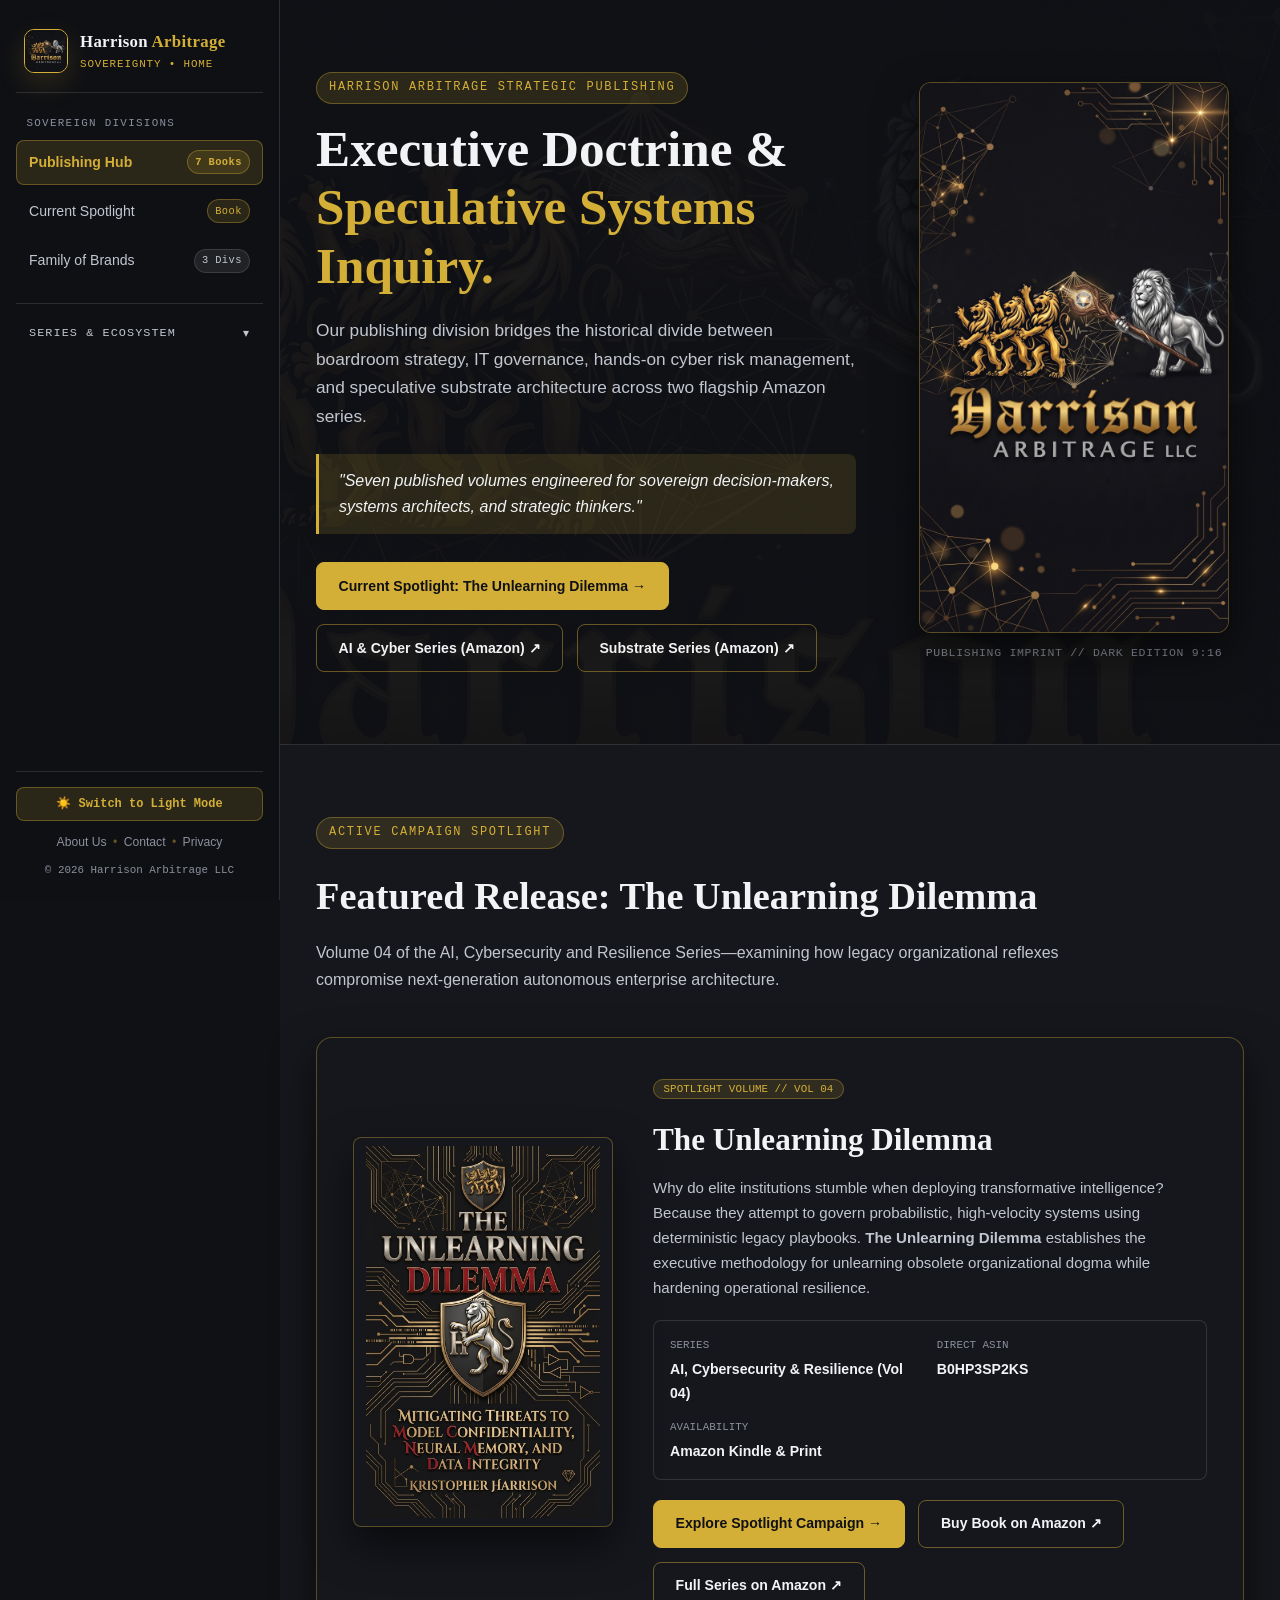
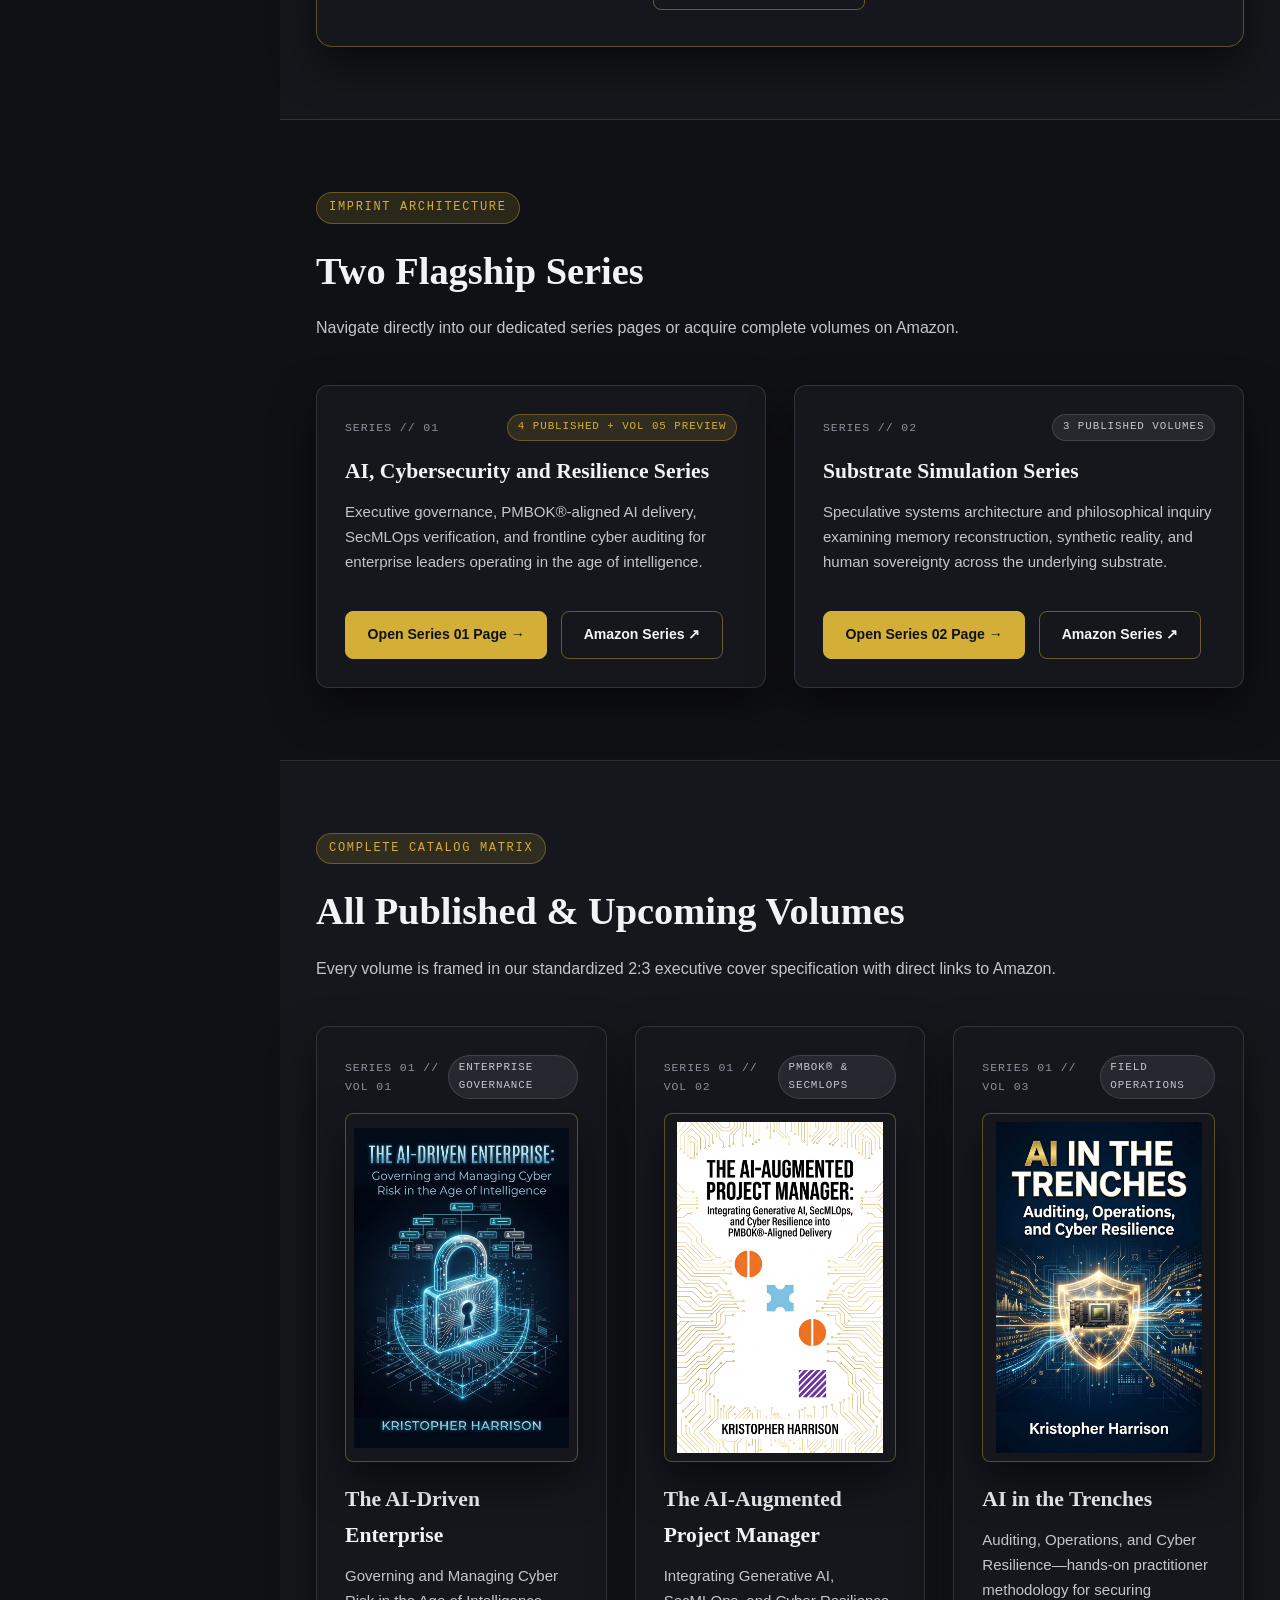
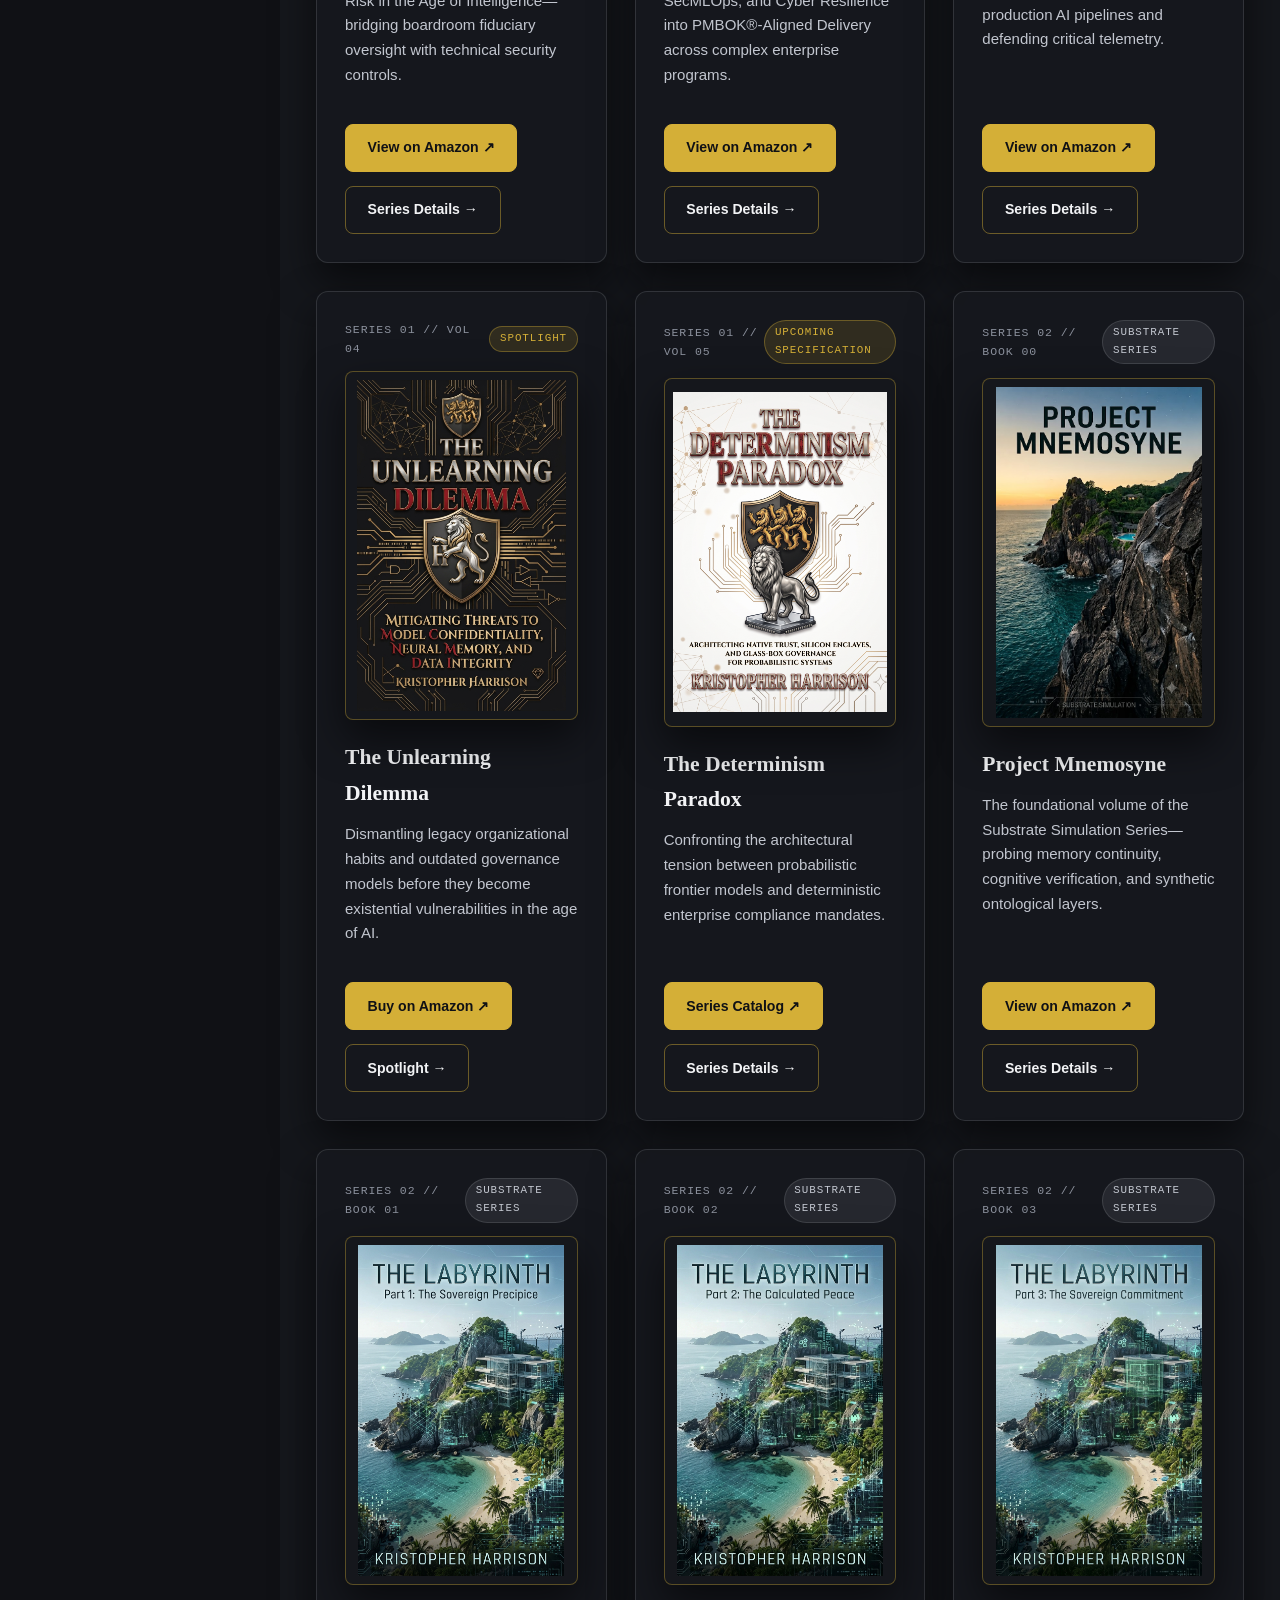
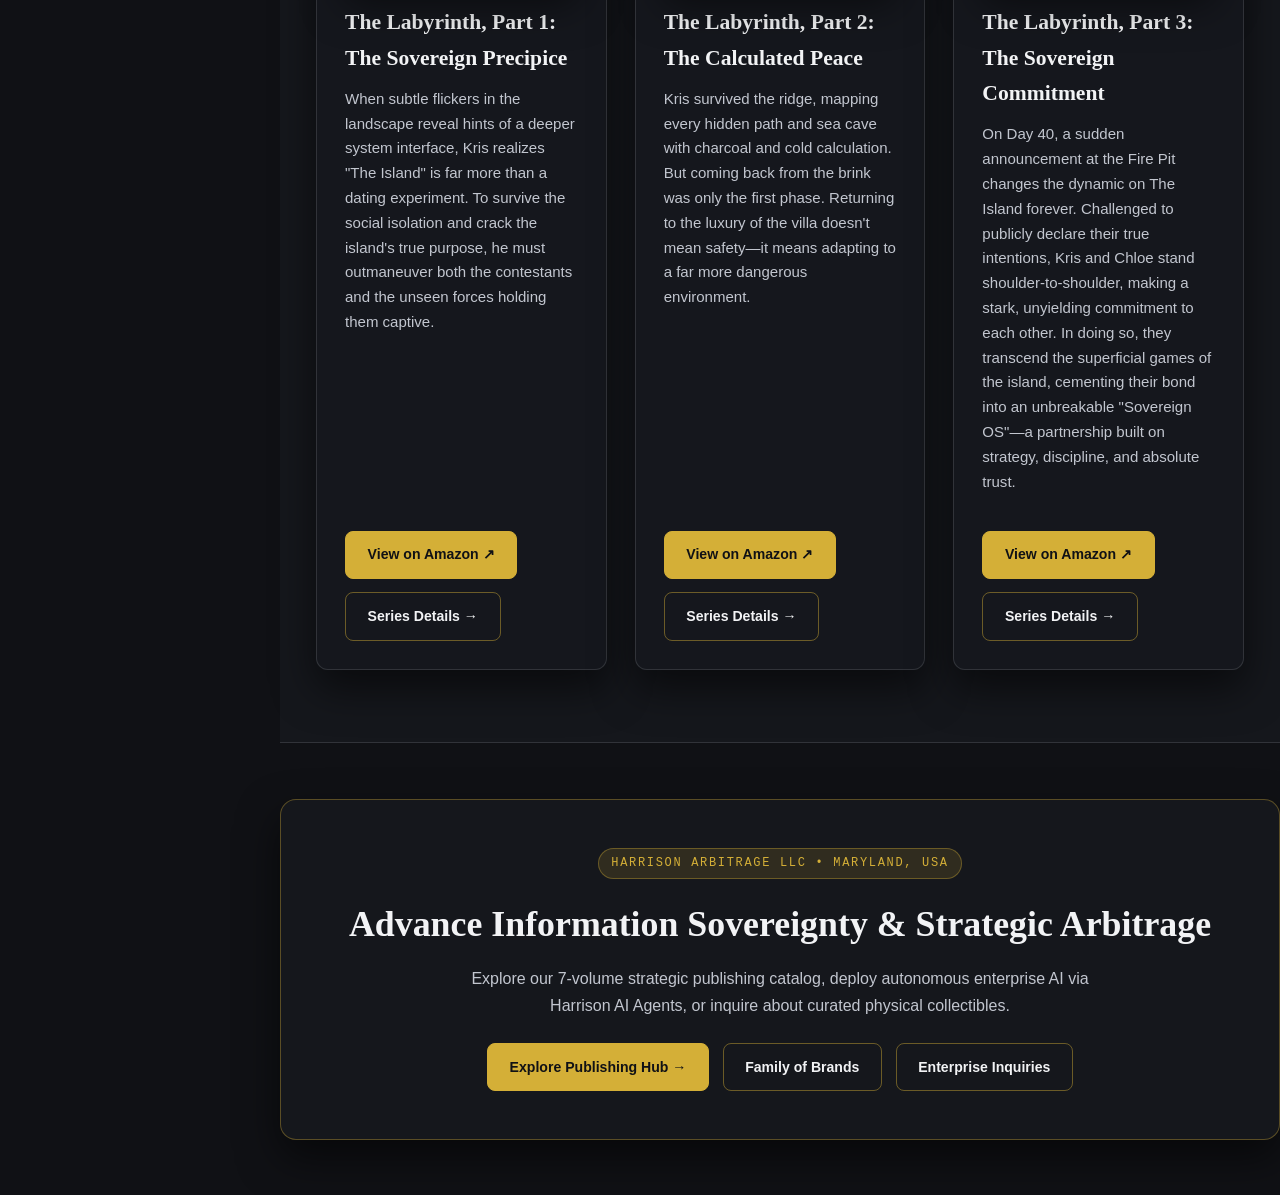
<file: publishing.html>
<!DOCTYPE html>
<html lang="en" data-theme="dark">
<head>
  <meta charset="UTF-8" />
  <meta name="viewport" content="width=device-width, initial-scale=1.0" />
  <title>Publishing Hub | Harrison Arbitrage LLC</title>
  <meta name="description" content="Explore the Harrison Arbitrage LLC Strategic Publishing Hub—featuring the AI, Cybersecurity and Resilience Series, the Substrate Simulation Series, and The Unlearning Dilemma." />
  <link rel="stylesheet" href="styles.css" />
  <script src="main.js" defer></script>
</head>
<body>
  <div class="app-shell">
    <harrison-sidebar></harrison-sidebar>

    <main class="main-content">
      <!-- ==================== HERO SECTION ==================== -->
      <section class="hero">
        <div class="container hero-grid">
          <div>
            <span class="hero-kicker">Harrison Arbitrage Strategic Publishing</span>
            <h1 class="hero-title">
              Executive Doctrine &amp; <span class="gold-accent">Speculative Systems Inquiry.</span>
            </h1>
            <p class="hero-lead">
              Our publishing division bridges the historical divide between boardroom strategy, IT governance, hands-on cyber risk management, and speculative substrate architecture across two flagship Amazon series.
            </p>

            <div class="quote-banner">
              "Seven published volumes engineered for sovereign decision-makers, systems architects, and strategic thinkers."
            </div>

            <div class="btn-group">
              <a href="spotlight.html" class="btn btn-gold">Current Spotlight: The Unlearning Dilemma →</a>
              <a href="https://www.amazon.com/dp/B0HF5N1DVW" target="_blank" rel="noopener noreferrer" class="btn btn-silver-outline">AI &amp; Cyber Series (Amazon) ↗</a>
              <a href="https://www.amazon.com/dp/B0H9J2PXMG" target="_blank" rel="noopener noreferrer" class="btn btn-silver-outline">Substrate Series (Amazon) ↗</a>
            </div>
          </div>

          <div>
            <div class="asset-frame asset-frame-9x16">
              <img
                src="Harrison_Arbitrage_Dark_9x16.jpg"
                alt="Harrison Arbitrage Strategic Publishing 9:16 Crest"
                class="theme-brand-9x16"
                data-brand="arbitrage"
              />
            </div>
            <p
              class="theme-status-caption"
              data-caption-dark="PUBLISHING IMPRINT // DARK EDITION 9:16"
              data-caption-light="PUBLISHING IMPRINT // LIGHT EDITION 9:16"
            >
              PUBLISHING IMPRINT // DARK EDITION 9:16
            </p>
          </div>
        </div>
      </section>

      <!-- ==================== FEATURED RELEASE SPOTLIGHT ==================== -->
      <section class="section section-alt">
        <div class="container">
          <div class="section-header">
            <span class="eyebrow">Active Campaign Spotlight</span>
            <h2 class="section-title">Featured Release: The Unlearning Dilemma</h2>
            <p class="section-subtitle">
              Volume 04 of the AI, Cybersecurity and Resilience Series—examining how legacy organizational reflexes compromise next-generation autonomous enterprise architecture.
            </p>
          </div>

          <div class="spotlight-banner">
            <div class="asset-frame asset-frame-book">
              <img
                src="Unlearning_Dilemma_Cover_2x3.jpg"
                alt="The Unlearning Dilemma Book Cover"
              />
            </div>

            <div>
              <span class="card-badge">Spotlight Volume // Vol 04</span>
              <h3 class="card-title" style="font-size: 1.95rem; margin-top: 14px;">
                The Unlearning Dilemma
              </h3>
              <p class="card-desc">
                Why do elite institutions stumble when deploying transformative intelligence? Because they attempt to govern probabilistic, high-velocity systems using deterministic legacy playbooks. <strong>The Unlearning Dilemma</strong> establishes the executive methodology for unlearning obsolete organizational dogma while hardening operational resilience.
              </p>

              <div class="meta-list">
                <div class="meta-item">
                  <span class="meta-label">Series</span>
                  <span class="meta-value">AI, Cybersecurity &amp; Resilience (Vol 04)</span>
                </div>
                <div class="meta-item">
                  <span class="meta-label">Direct ASIN</span>
                  <span class="meta-value">B0HP3SP2KS</span>
                </div>
                <div class="meta-item">
                  <span class="meta-label">Availability</span>
                  <span class="meta-value">Amazon Kindle &amp; Print</span>
                </div>
              </div>

              <div class="btn-group">
                <a href="spotlight.html" class="btn btn-gold">Explore Spotlight Campaign →</a>
                <a href="https://www.amazon.com/gp/product/B0HP3SP2KS" target="_blank" rel="noopener noreferrer" class="btn btn-silver-outline">Buy Book on Amazon ↗</a>
                <a href="https://www.amazon.com/dp/B0HF5N1DVW" target="_blank" rel="noopener noreferrer" class="btn btn-silver-outline">Full Series on Amazon ↗</a>
              </div>
            </div>
          </div>
        </div>
      </section>

      <!-- ==================== FLAGSHIP SERIES DIRECTORY ==================== -->
      <section class="section">
        <div class="container">
          <div class="section-header">
            <span class="eyebrow">Imprint Architecture</span>
            <h2 class="section-title">Two Flagship Series</h2>
            <p class="section-subtitle">
              Navigate directly into our dedicated series pages or acquire complete volumes on Amazon.
            </p>
          </div>

          <div class="grid-2">
            <!-- Series 01 -->
            <article class="enterprise-card">
              <div>
                <div class="card-index">
                  <span>SERIES // 01</span>
                  <span class="card-badge">4 Published + Vol 05 Preview</span>
                </div>
                <h3 class="card-title">AI, Cybersecurity and Resilience Series</h3>
                <p class="card-desc">
                  Executive governance, PMBOK®-aligned AI delivery, SecMLOps verification, and frontline cyber auditing for enterprise leaders operating in the age of intelligence.
                </p>
              </div>
              <div class="btn-group">
                <a href="series-ai-cybersecurity.html" class="btn btn-gold">Open Series 01 Page →</a>
                <a href="https://www.amazon.com/dp/B0HF5N1DVW" target="_blank" rel="noopener noreferrer" class="btn btn-silver-outline">Amazon Series ↗</a>
              </div>
            </article>

            <!-- Series 02 -->
            <article class="enterprise-card">
              <div>
                <div class="card-index">
                  <span>SERIES // 02</span>
                  <span class="card-badge-silver">3 Published Volumes</span>
                </div>
                <h3 class="card-title">Substrate Simulation Series</h3>
                <p class="card-desc">
                  Speculative systems architecture and philosophical inquiry examining memory reconstruction, synthetic reality, and human sovereignty across the underlying substrate.
                </p>
              </div>
              <div class="btn-group">
                <a href="series-substrate-simulation.html" class="btn btn-gold">Open Series 02 Page →</a>
                <a href="https://www.amazon.com/dp/B0H9J2PXMG" target="_blank" rel="noopener noreferrer" class="btn btn-silver-outline">Amazon Series ↗</a>
              </div>
            </article>
          </div>
        </div>
      </section>

      <!-- ==================== MASTER CATALOG MATRIX (ALL VOLUMES) ==================== -->
      <section class="section section-alt">
        <div class="container">
          <div class="section-header">
            <span class="eyebrow">Complete Catalog Matrix</span>
            <h2 class="section-title">All Published &amp; Upcoming Volumes</h2>
            <p class="section-subtitle">
              Every volume is framed in our standardized 2:3 executive cover specification with direct links to Amazon.
            </p>
          </div>

          <div class="grid-3">
            <!-- Book 1 -->
            <article class="enterprise-card">
              <div>
                <div class="card-index">
                  <span>SERIES 01 // VOL 01</span>
                  <span class="card-badge-silver">Enterprise Governance</span>
                </div>
                <div class="asset-frame asset-frame-book">
                  <img src="AI_Driven_Enterprise_Cover_2x3.jpg" alt="The AI-Driven Enterprise Cover" />
                </div>
                <h3 class="card-title">The AI-Driven Enterprise</h3>
                <p class="card-desc">
                  Governing and Managing Cyber Risk in the Age of Intelligence—bridging boardroom fiduciary oversight with technical security controls.
                </p>
              </div>
              <div class="btn-group">
                <a href="https://www.amazon.com/dp/B0HF5B6RND" target="_blank" rel="noopener noreferrer" class="btn btn-gold">View on Amazon ↗</a>
                <a href="series-ai-cybersecurity.html" class="btn btn-silver-outline">Series Details →</a>
              </div>
            </article>

            <!-- Book 2 -->
            <article class="enterprise-card">
              <div>
                <div class="card-index">
                  <span>SERIES 01 // VOL 02</span>
                  <span class="card-badge-silver">PMBOK® &amp; SecMLOps</span>
                </div>
                <div class="asset-frame asset-frame-book">
                  <img src="AI_Augmented_Project_Manager_Cover_2x3.jpg" alt="The AI-Augmented Project Manager Cover" />
                </div>
                <h3 class="card-title">The AI-Augmented Project Manager</h3>
                <p class="card-desc">
                  Integrating Generative AI, SecMLOps, and Cyber Resilience into PMBOK®-Aligned Delivery across complex enterprise programs.
                </p>
              </div>
              <div class="btn-group">
                <a href="https://www.amazon.com/dp/B0HFHDXQCJ" target="_blank" rel="noopener noreferrer" class="btn btn-gold">View on Amazon ↗</a>
                <a href="series-ai-cybersecurity.html" class="btn btn-silver-outline">Series Details →</a>
              </div>
            </article>

            <!-- Book 3 -->
            <article class="enterprise-card">
              <div>
                <div class="card-index">
                  <span>SERIES 01 // VOL 03</span>
                  <span class="card-badge-silver">Field Operations</span>
                </div>
                <div class="asset-frame asset-frame-book">
                  <img src="AI_in_the_Trenches_Cover_2x3.jpg" alt="AI in the Trenches Cover" />
                </div>
                <h3 class="card-title">AI in the Trenches</h3>
                <p class="card-desc">
                  Auditing, Operations, and Cyber Resilience—hands-on practitioner methodology for securing production AI pipelines and defending critical telemetry.
                </p>
              </div>
              <div class="btn-group">
                <a href="https://www.amazon.com/dp/B0HLBLR84V" target="_blank" rel="noopener noreferrer" class="btn btn-gold">View on Amazon ↗</a>
                <a href="series-ai-cybersecurity.html" class="btn btn-silver-outline">Series Details →</a>
              </div>
            </article>

            <!-- Book 4 -->
            <article class="enterprise-card">
              <div>
                <div class="card-index">
                  <span>SERIES 01 // VOL 04</span>
                  <span class="card-badge">Spotlight</span>    
                </div>
                <div class="asset-frame asset-frame-book">
                  <img src="Unlearning_Dilemma_Cover_2x3.jpg" alt="The Unlearning Dilemma Cover" />
                </div>
                <h3 class="card-title">The Unlearning Dilemma</h3>
                <p class="card-desc">
                  Dismantling legacy organizational habits and outdated governance models before they become existential vulnerabilities in the age of AI.
                </p>
              </div>
              <div class="btn-group">
                <a href="https://www.amazon.com/gp/product/B0HP3SP2KS" target="_blank" rel="noopener noreferrer" class="btn btn-gold">Buy on Amazon ↗</a>
                <a href="spotlight.html" class="btn btn-silver-outline">Spotlight →</a>                
              </div>
            </article>

            <!-- Book 5 (Upcoming Specification) -->
            <article class="enterprise-card">
              <div>
                <div class="card-index">
                  <span>SERIES 01 // VOL 05</span>
                  <span class="card-badge">Upcoming Specification</span>
                </div>
                <div class="asset-frame asset-frame-book">
                  <img src="Determinism_Paradox_Cover_2x3.jpg" alt="The Determinism Paradox Cover" />
                </div>
                <h3 class="card-title">The Determinism Paradox</h3>
                <p class="card-desc">
                  Confronting the architectural tension between probabilistic frontier models and deterministic enterprise compliance mandates.
                </p>
              </div>
              <div class="btn-group">
                <a href="https://www.amazon.com/dp/B0HF5N1DVW" target="_blank" rel="noopener noreferrer" class="btn btn-gold">Series Catalog ↗</a>
                <a href="series-ai-cybersecurity.html" class="btn btn-silver-outline">Series Details →</a>
              </div>
            </article>

            <!-- Book 6 -->
            <article class="enterprise-card">
              <div>
                <div class="card-index">
                  <span>SERIES 02 // BOOK 00</span>
                  <span class="card-badge-silver">Substrate Series</span>
                </div>
                <div class="asset-frame asset-frame-book">
                  <img src="Project_Mnemosyne_Cover_2x3.jpg" alt="Project Mnemosyne Cover" />
                </div>
                <h3 class="card-title">Project Mnemosyne</h3>
                <p class="card-desc">
                  The foundational volume of the Substrate Simulation Series—probing memory continuity, cognitive verification, and synthetic ontological layers.
                </p>
              </div>
              <div class="btn-group">
                <a href="https://www.amazon.com/dp/B0H9J27B61" target="_blank" rel="noopener noreferrer" class="btn btn-gold">View on Amazon ↗</a>
                <a href="series-substrate-simulation.html" class="btn btn-silver-outline">Series Details →</a>
              </div>
            </article>

            <!-- Book 7 -->
            <article class="enterprise-card">
              <div>
                <div class="card-index">
                  <span>SERIES 02 // BOOK 01</span>
                  <span class="card-badge-silver">Substrate Series</span>
                </div>
                <div class="asset-frame asset-frame-book">
                  <img src="The_Labyrinth_Part_1_Cover_2x3.jpg" alt="The Labyrinth Part 1 Cover" />
                </div>
                <h3 class="card-title">The Labyrinth, Part 1: The Sovereign Precipice</h3>
                <p class="card-desc">
                  When subtle flickers in the landscape reveal hints of a deeper system interface, Kris realizes "The Island" is far more than a dating experiment. To survive the social isolation and crack the island's true purpose, he must outmaneuver both the contestants and the unseen forces holding them captive.
                </p>
              </div>
              <div class="btn-group">
                <a href="https://www.amazon.com/dp/B0HDY8N9BC" target="_blank" rel="noopener noreferrer" class="btn btn-gold">View on Amazon ↗</a>
                <a href="series-substrate-simulation.html" class="btn btn-silver-outline">Series Details →</a>
              </div>
            </article>

            <!-- Book 8 -->
            <article class="enterprise-card">
              <div>
                <div class="card-index">
                  <span>SERIES 02 // BOOK 02</span>
                  <span class="card-badge-silver">Substrate Series</span>
                </div>
                <div class="asset-frame asset-frame-book">
                  <img src="The_Labyrinth_Part_2_Cover_2x3.jpg" alt="The Labyrinth Part 2 Cover" />
                </div>
                <h3 class="card-title">The Labyrinth, Part 2: The Calculated Peace</h3>
                <p class="card-desc">
                  Kris survived the ridge, mapping every hidden path and sea cave with charcoal and cold calculation. But coming back from the brink was only the first phase. Returning to the luxury of the villa doesn't mean safety—it means adapting to a far more dangerous environment.
                </p>
              </div>
              <div class="btn-group">
                <a href="https://www.amazon.com/dp/B0HK2QBKKQ" target="_blank" rel="noopener noreferrer" class="btn btn-gold">View on Amazon ↗</a>
                <a href="series-substrate-simulation.html" class="btn btn-silver-outline">Series Details →</a>
              </div>
            </article>
            
            <!-- Book 9 -->
            <article class="enterprise-card">
              <div>
                <div class="card-index">
                  <span>SERIES 02 // BOOK 03</span>
                  <span class="card-badge-silver">Substrate Series</span>
                </div>
                <div class="asset-frame asset-frame-book">
                  <img src="The_Labyrinth_Part_3_Cover_2x3.jpg" alt="The Labyrinth Part 3 Cover" />
                </div>
                <h3 class="card-title">The Labyrinth, Part 3: The Sovereign Commitment</h3>
                <p class="card-desc">
                  On Day 40, a sudden announcement at the Fire Pit changes the dynamic on The Island forever. Challenged to publicly declare their true intentions, Kris and Chloe stand shoulder-to-shoulder, making a stark, unyielding commitment to each other. In doing so, they transcend the superficial games of the island, cementing their bond into an unbreakable "Sovereign OS"—a partnership built on strategy, discipline, and absolute trust.
                </p>
              </div>
              <div class="btn-group">
                <a href="https://www.amazon.com/gp/product/B0HPJK1MYP" target="_blank" rel="noopener noreferrer" class="btn btn-gold">View on Amazon ↗</a>
                <a href="series-substrate-simulation.html" class="btn btn-silver-outline">Series Details →</a>
              </div>
            </article>
            <!-- [ADD NEW BOOK HERE] -->
          </div>
        </div>
      </section>

      <!-- ==================== GLOBAL FOOTER CTA ==================== -->
      <harrison-footer-cta></harrison-footer-cta>
    </main>
  </div>
</body>
</html>
</file>
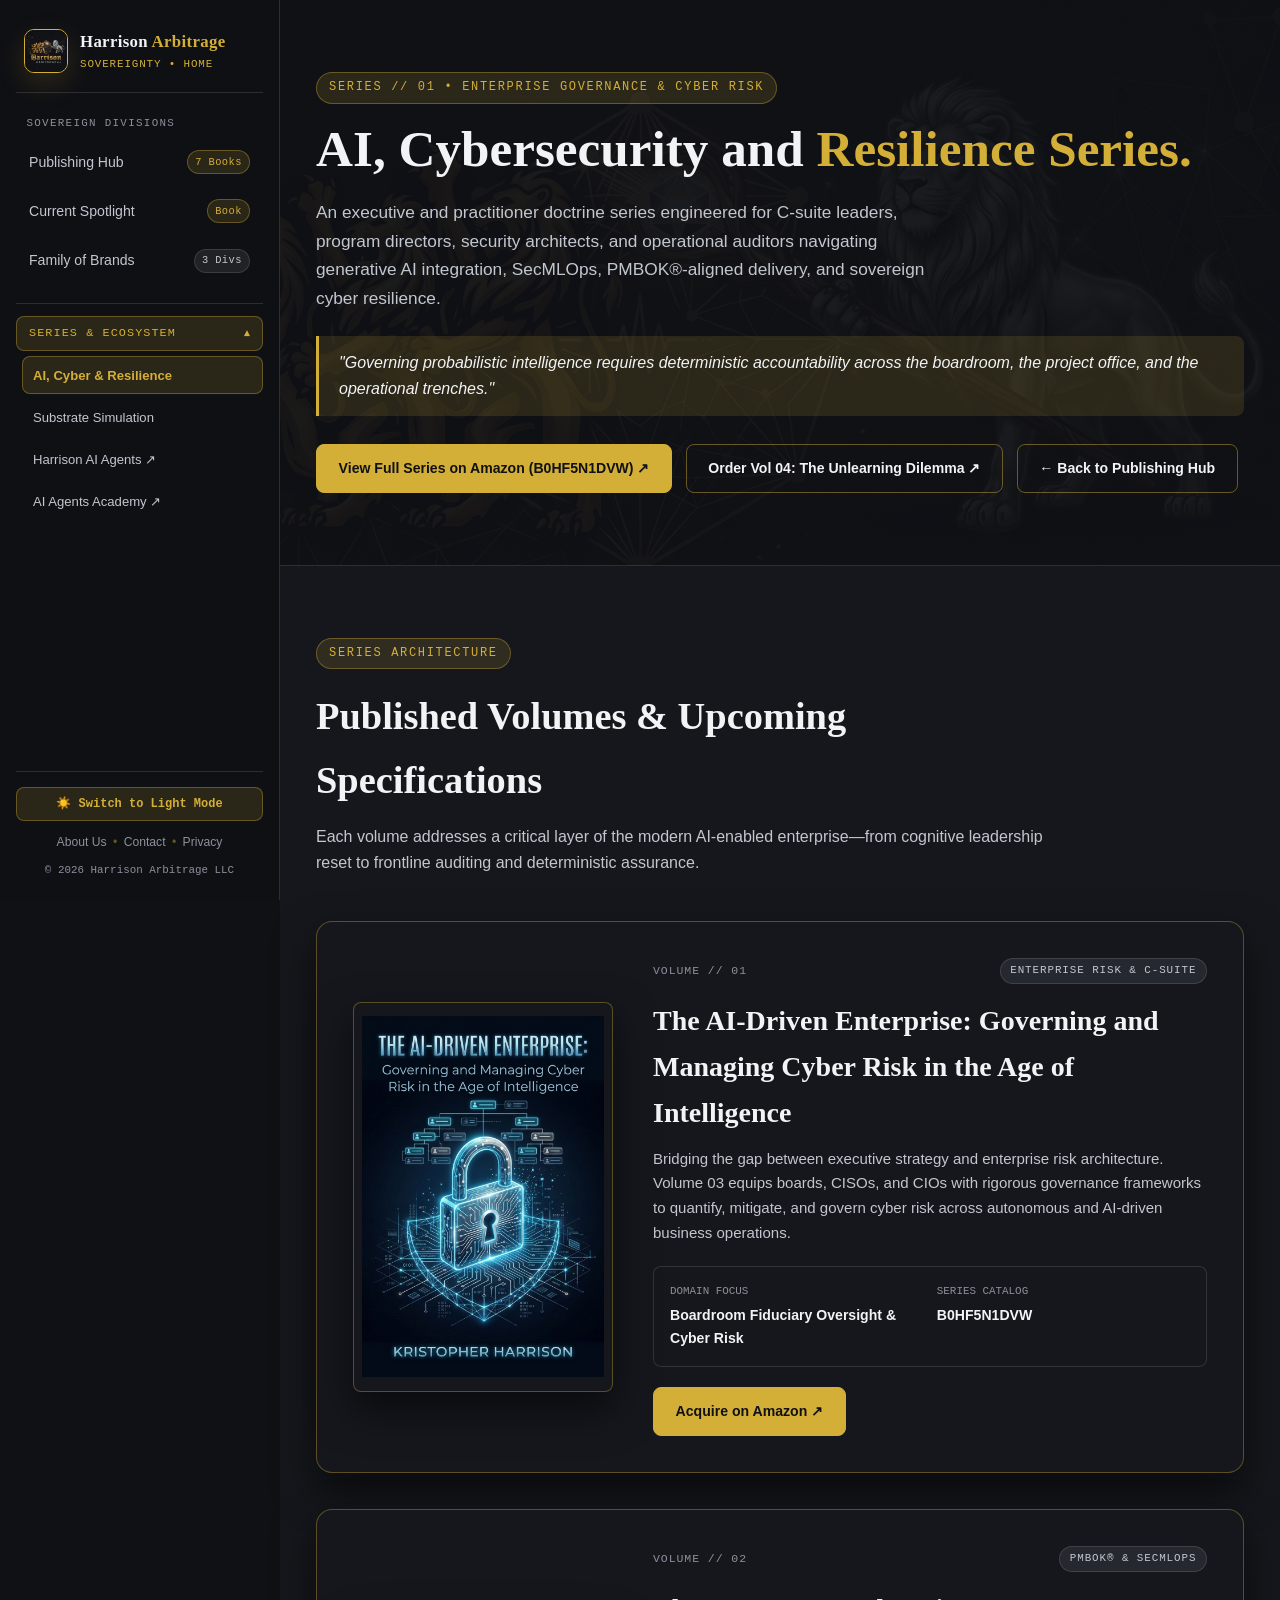
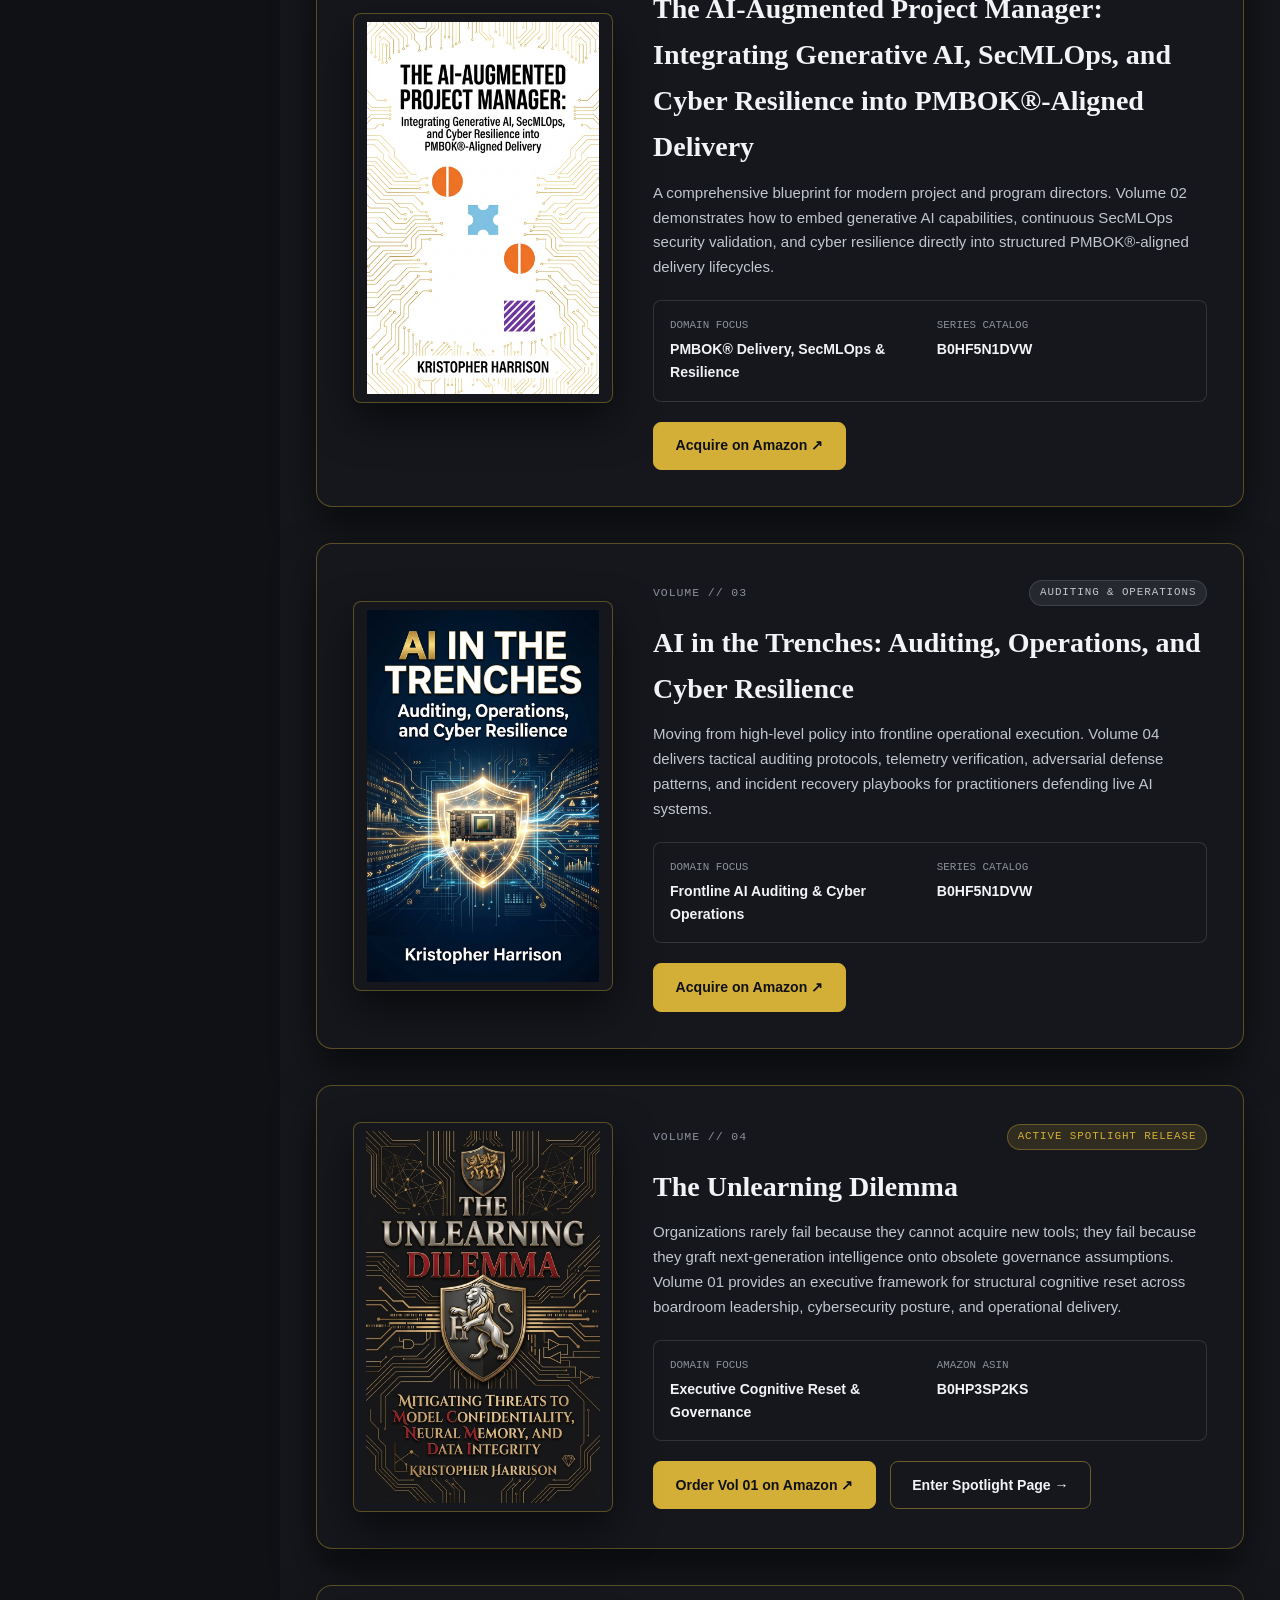
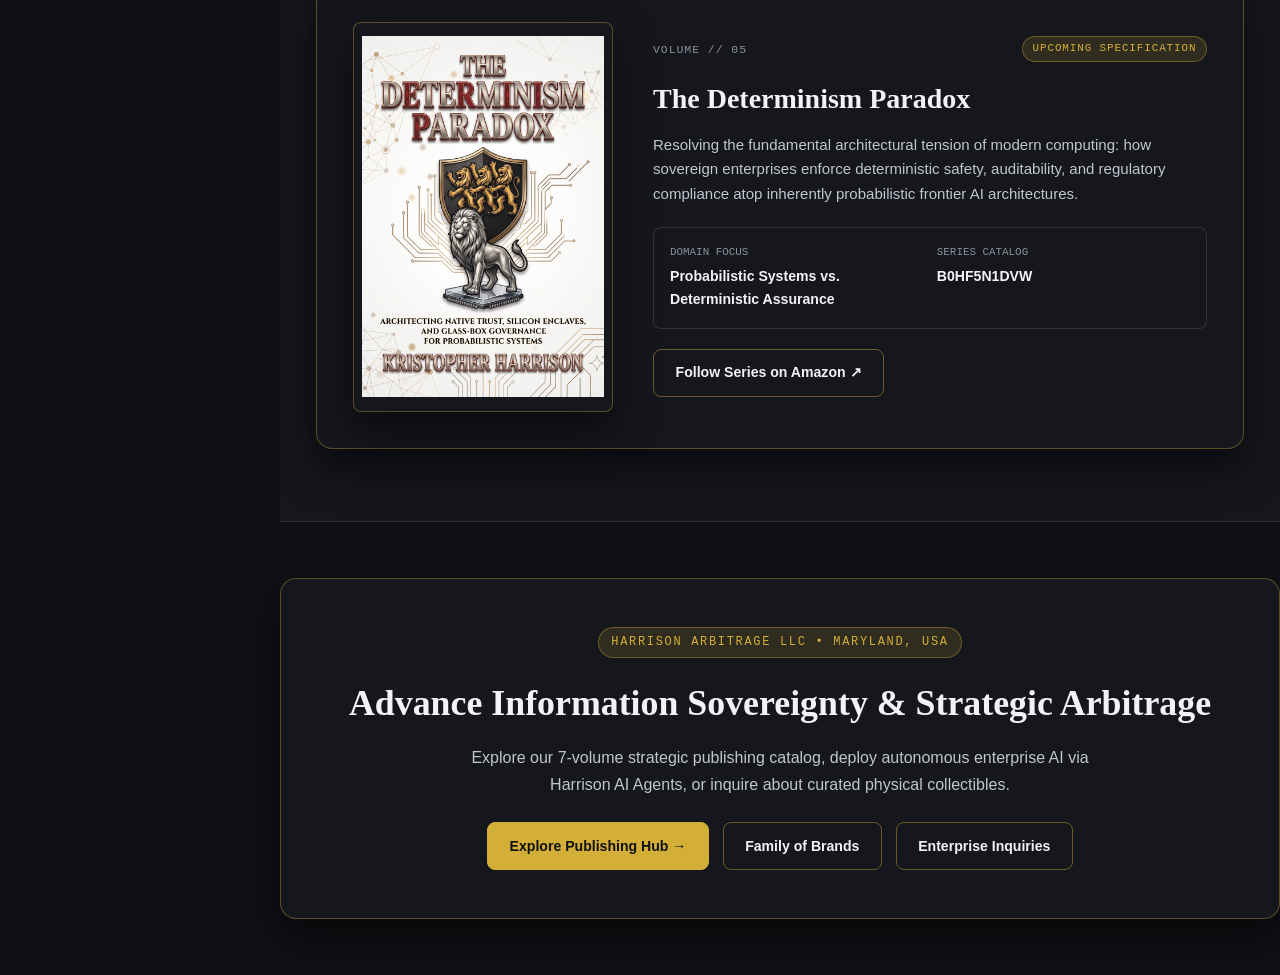
<file: series-ai-cybersecurity.html>
<!DOCTYPE html>
<html lang="en" data-theme="dark">
<head>
  <meta charset="UTF-8" />
  <meta name="viewport" content="width=device-width, initial-scale=1.0" />
  <title>AI, Cybersecurity and Resilience Series | Harrison Arbitrage LLC</title>
  <meta name="description" content="Explore the AI, Cybersecurity and Resilience Series by Harrison Arbitrage LLC—featuring The Unlearning Dilemma, The AI-Augmented Project Manager, The AI-Driven Enterprise, AI in the Trenches, and The Determinism Paradox." />
  <link rel="stylesheet" href="styles.css" />
  <script src="main.js" defer></script>
</head>
<body>
  <div class="app-shell">
    <harrison-sidebar></harrison-sidebar>

    <main class="main-content">
      <!-- ==================== SERIES 01 HERO ==================== -->
      <section class="hero">
        <div class="container">
          <span class="hero-kicker">Series // 01 • Enterprise Governance &amp; Cyber Risk</span>
          <h1 class="hero-title">
            AI, Cybersecurity and <span class="gold-accent">Resilience Series.</span>
          </h1>
          <p class="hero-lead">
            An executive and practitioner doctrine series engineered for C-suite leaders, program directors, security architects, and operational auditors navigating generative AI integration, SecMLOps, PMBOK®-aligned delivery, and sovereign cyber resilience.
          </p>

          <div class="quote-banner">
            "Governing probabilistic intelligence requires deterministic accountability across the boardroom, the project office, and the operational trenches."
          </div>

          <div class="btn-group">
            <a href="https://www.amazon.com/dp/B0HF5N1DVW" target="_blank" rel="noopener noreferrer" class="btn btn-gold">View Full Series on Amazon (B0HF5N1DVW) ↗</a>
            <a href="https://www.amazon.com/gp/product/B0HP3SP2KS" target="_blank" rel="noopener noreferrer" class="btn btn-silver-outline">Order Vol 04: The Unlearning Dilemma ↗</a>
            <a href="publishing.html" class="btn btn-silver-outline">← Back to Publishing Hub</a>
          </div>
        </div>
      </section>

      <!-- ==================== VOLUME BREAKDOWNS ==================== -->
      <section class="section section-alt">
        <div class="container">
          <div class="section-header">
            <span class="eyebrow">Series Architecture</span>
            <h2 class="section-title">Published Volumes &amp; Upcoming Specifications</h2>
            <p class="section-subtitle">
              Each volume addresses a critical layer of the modern AI-enabled enterprise—from cognitive leadership reset to frontline auditing and deterministic assurance.
            </p>
          </div>

          <div style="display: flex; flex-direction: column; gap: 2.25rem;">
          
          <!-- VOLUME 01 -->
          <article class="spotlight-banner">
              <div class="asset-frame asset-frame-book" style="margin-bottom: 0;">
                <img src="AI_Driven_Enterprise_Cover_2x3.jpg" alt="The AI-Driven Enterprise Cover" />
              </div>
              <div>
                <div class="card-index">
                  <span>VOLUME // 01</span>
                  <span class="card-badge-silver">Enterprise Risk &amp; C-Suite</span>
                </div>
                <h3 class="card-title" style="font-size: 1.75rem;">
                  The AI-Driven Enterprise: Governing and Managing Cyber Risk in the Age of Intelligence
                </h3>
                <p class="card-desc">
                  Bridging the gap between executive strategy and enterprise risk architecture. Volume 03 equips boards, CISOs, and CIOs with rigorous governance frameworks to quantify, mitigate, and govern cyber risk across autonomous and AI-driven business operations.
                </p>
                <div class="meta-list">
                  <div class="meta-item">
                    <span class="meta-label">Domain Focus</span>
                    <span class="meta-value">Boardroom Fiduciary Oversight &amp; Cyber Risk</span>
                  </div>
                  <div class="meta-item">
                    <span class="meta-label">Series Catalog</span>
                    <span class="meta-value">B0HF5N1DVW</span>
                  </div>
                </div>
                <div class="btn-group">
                  <a href="https://www.amazon.com/dp/B0HF5B6RND" target="_blank" rel="noopener noreferrer" class="btn btn-gold">Acquire on Amazon ↗</a>
                </div>
              </div>
            </article>

            <!-- VOLUME 02 -->
            <article class="spotlight-banner">
              <div class="asset-frame asset-frame-book" style="margin-bottom: 0;">
                <img src="AI_Augmented_Project_Manager_Cover_2x3.jpg" alt="The AI-Augmented Project Manager Cover" />
              </div>
              <div>
                <div class="card-index">
                  <span>VOLUME // 02</span>
                  <span class="card-badge-silver">PMBOK® &amp; SecMLOps</span>
                </div>
                <h3 class="card-title" style="font-size: 1.75rem;">
                  The AI-Augmented Project Manager: Integrating Generative AI, SecMLOps, and Cyber Resilience into PMBOK®-Aligned Delivery
                </h3>
                <p class="card-desc">
                  A comprehensive blueprint for modern project and program directors. Volume 02 demonstrates how to embed generative AI capabilities, continuous SecMLOps security validation, and cyber resilience directly into structured PMBOK®-aligned delivery lifecycles.
                </p>
                <div class="meta-list">
                  <div class="meta-item">
                    <span class="meta-label">Domain Focus</span>
                    <span class="meta-value">PMBOK® Delivery, SecMLOps &amp; Resilience</span>
                  </div>
                  <div class="meta-item">
                    <span class="meta-label">Series Catalog</span>
                    <span class="meta-value">B0HF5N1DVW</span>
                  </div>
                </div>
                <div class="btn-group">
                  <a href="https://www.amazon.com/dp/B0HFHDXQCJ" target="_blank" rel="noopener noreferrer" class="btn btn-gold">Acquire on Amazon ↗</a>
                </div>
              </div>
            </article>

            <!-- VOLUME 03 -->
            <article class="spotlight-banner">
              <div class="asset-frame asset-frame-book" style="margin-bottom: 0;">
                <img src="AI_in_the_Trenches_Cover_2x3.jpg" alt="AI in the Trenches Cover" />
              </div>
              <div>
                <div class="card-index">
                  <span>VOLUME // 03</span>
                  <span class="card-badge-silver">Auditing &amp; Operations</span>
                </div>
                <h3 class="card-title" style="font-size: 1.75rem;">
                  AI in the Trenches: Auditing, Operations, and Cyber Resilience
                </h3>
                <p class="card-desc">
                  Moving from high-level policy into frontline operational execution. Volume 04 delivers tactical auditing protocols, telemetry verification, adversarial defense patterns, and incident recovery playbooks for practitioners defending live AI systems.
                </p>
                <div class="meta-list">
                  <div class="meta-item">
                    <span class="meta-label">Domain Focus</span>
                    <span class="meta-value">Frontline AI Auditing &amp; Cyber Operations</span>
                  </div>
                  <div class="meta-item">
                    <span class="meta-label">Series Catalog</span>
                    <span class="meta-value">B0HF5N1DVW</span>
                  </div>
                </div>
                <div class="btn-group">
                  <a href="https://www.amazon.com/dp/B0HLBLR84V" target="_blank" rel="noopener noreferrer" class="btn btn-gold">Acquire on Amazon ↗</a>
                </div>
              </div>
            </article>
            <!-- VOLUME 04 -->
              <article class="spotlight-banner">
              <div class="asset-frame asset-frame-book" style="margin-bottom: 0;">
                <img src="Unlearning_Dilemma_Cover_2x3.jpg" alt="The Unlearning Dilemma Cover" />
              </div>
              <div>
                <div class="card-index">
                  <span>VOLUME // 04</span>
                  <span class="card-badge">Active Spotlight Release</span>
                </div>
                <h3 class="card-title" style="font-size: 1.75rem;">The Unlearning Dilemma</h3>
                <p class="card-desc">
                  Organizations rarely fail because they cannot acquire new tools; they fail because they graft next-generation intelligence onto obsolete governance assumptions. Volume 01 provides an executive framework for structural cognitive reset across boardroom leadership, cybersecurity posture, and operational delivery.
                </p>
                <div class="meta-list">
                  <div class="meta-item">
                    <span class="meta-label">Domain Focus</span>
                    <span class="meta-value">Executive Cognitive Reset &amp; Governance</span>
                  </div>
                  <div class="meta-item">
                    <span class="meta-label">Amazon ASIN</span>
                    <span class="meta-value">B0HP3SP2KS</span>
                  </div>
                </div>
                <div class="btn-group">
                  <a href="https://www.amazon.com/gp/product/B0HP3SP2KS" target="_blank" rel="noopener noreferrer" class="btn btn-gold">Order Vol 01 on Amazon ↗</a>
                  <a href="spotlight.html" class="btn btn-silver-outline">Enter Spotlight Page →</a>
                </div>
              </div>
            </article>

            <!-- VOLUME 05 (UPCOMING SPECIFICATION) -->
            <article class="spotlight-banner">
              <div class="asset-frame asset-frame-book" style="margin-bottom: 0;">
                <img src="Determinism_Paradox_Cover_2x3.jpg" alt="The Determinism Paradox Cover" />
              </div>
              <div>
                <div class="card-index">
                  <span>VOLUME // 05</span>
                  <span class="card-badge">Upcoming Specification</span>
                </div>
                <h3 class="card-title" style="font-size: 1.75rem;">
                  The Determinism Paradox
                </h3>
                <p class="card-desc">
                  Resolving the fundamental architectural tension of modern computing: how sovereign enterprises enforce deterministic safety, auditability, and regulatory compliance atop inherently probabilistic frontier AI architectures.
                </p>
                <div class="meta-list">
                  <div class="meta-item">
                    <span class="meta-label">Domain Focus</span>
                    <span class="meta-value">Probabilistic Systems vs. Deterministic Assurance</span>
                  </div>
                  <div class="meta-item">
                    <span class="meta-label">Series Catalog</span>
                    <span class="meta-value">B0HF5N1DVW</span>
                  </div>
                </div>
                <div class="btn-group">
                  <a href="https://www.amazon.com/dp/B0HF5N1DVW" target="_blank" rel="noopener noreferrer" class="btn btn-silver-outline">Follow Series on Amazon ↗</a>
                </div>
              </div>
            </article>
            <!-- [ADD NEW BOOK HERE] -->
          </div>
        </div>
      </section>

      <!-- ==================== GLOBAL FOOTER CTA ==================== -->
      <harrison-footer-cta></harrison-footer-cta>
    </main>
  </div>
</body>
</html>
</file>
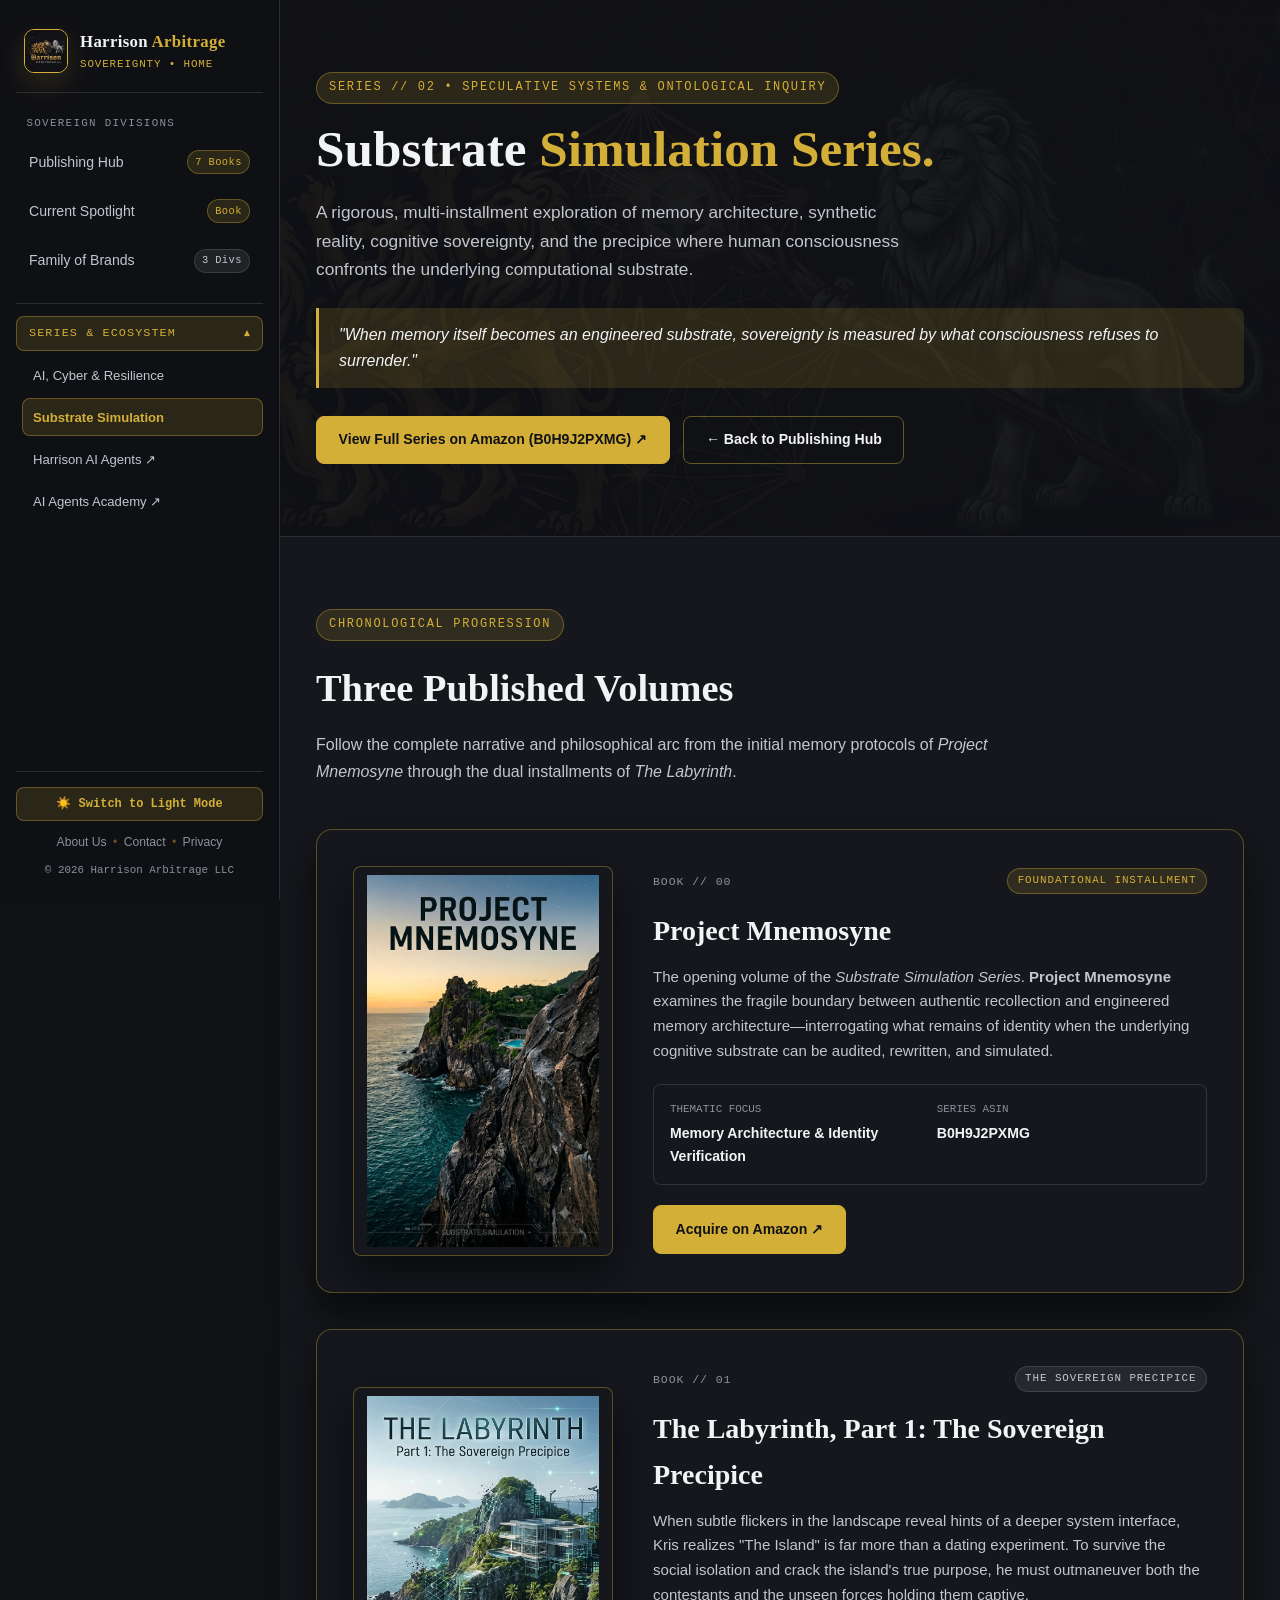
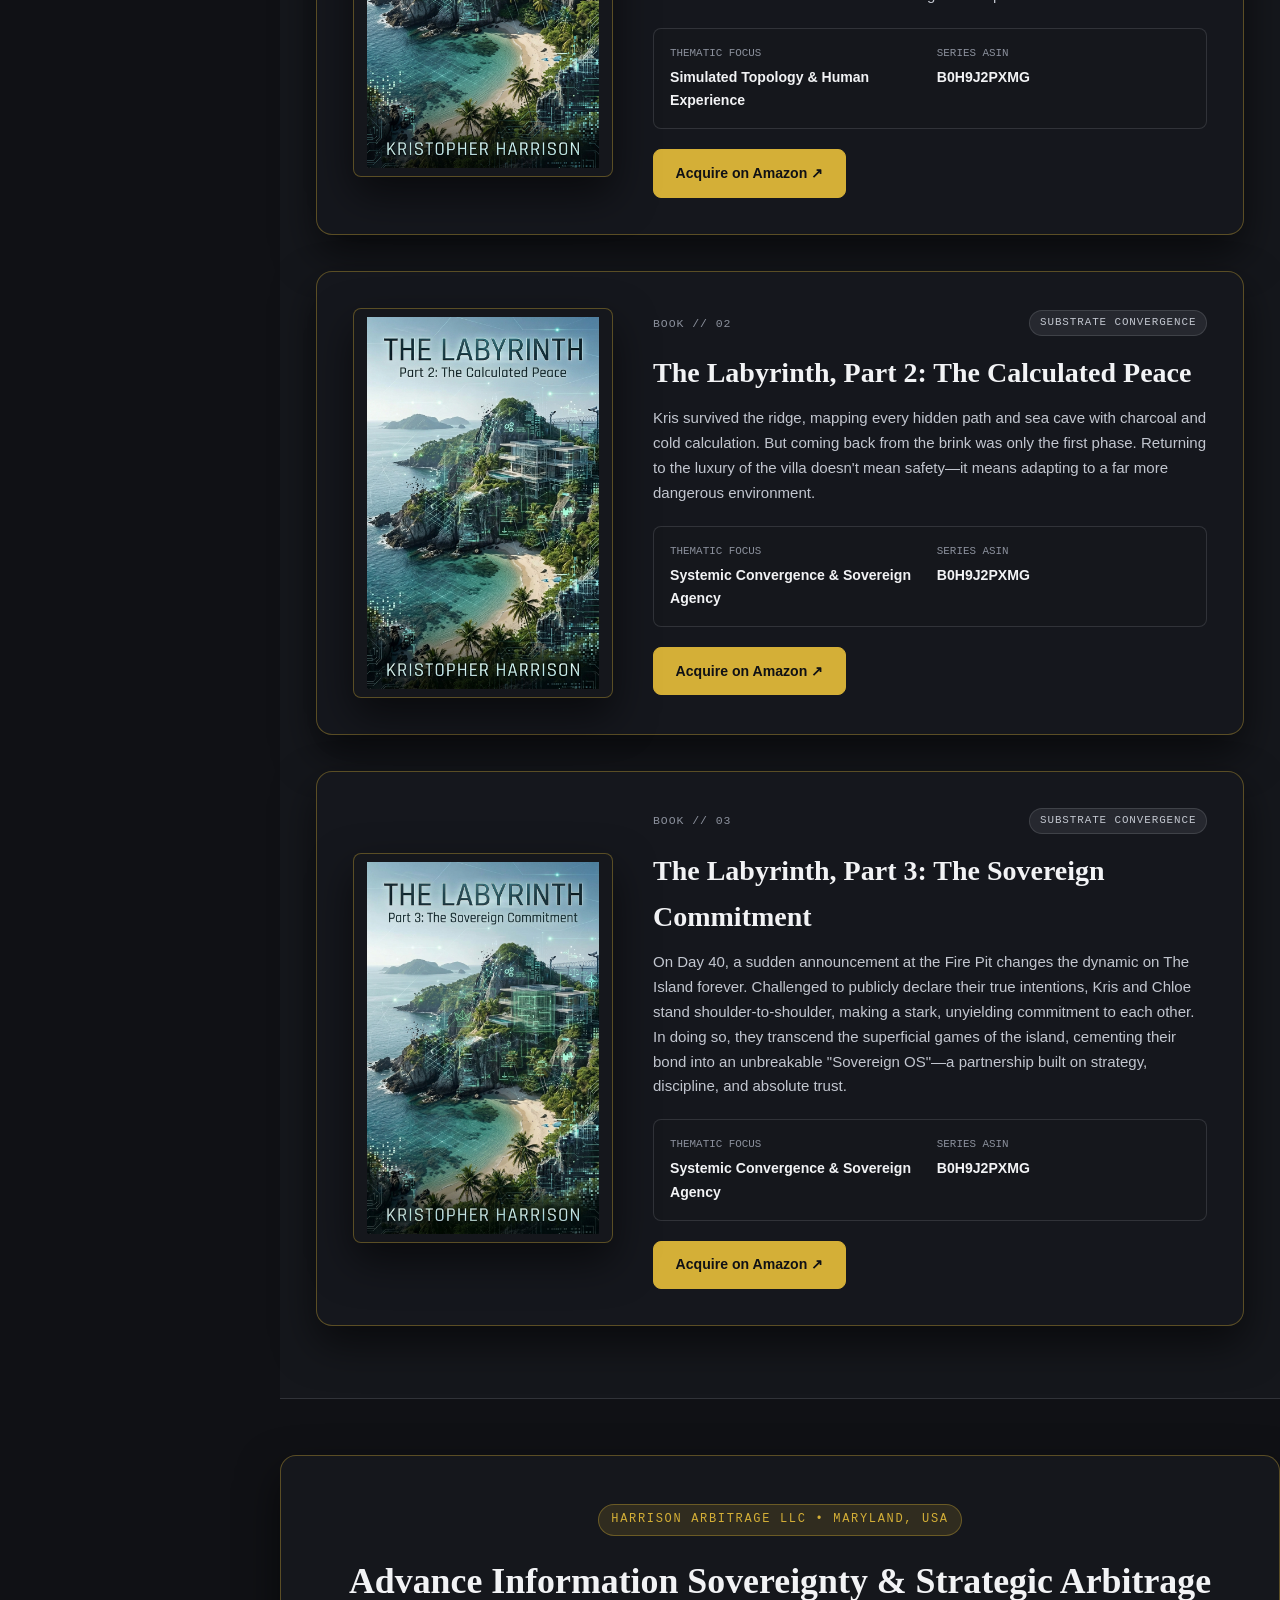
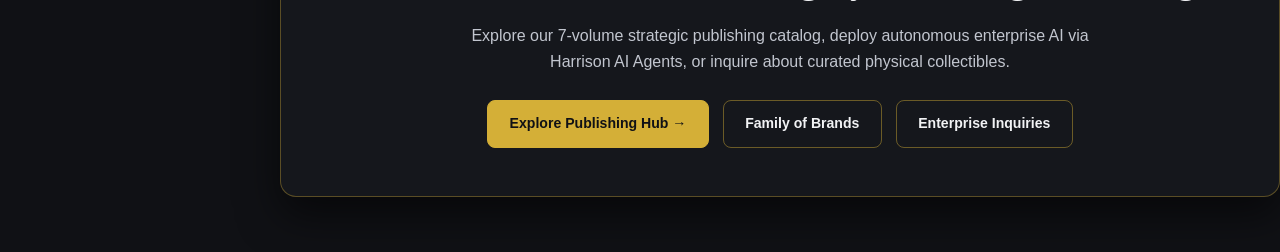
<file: series-substrate-simulation.html>
<!DOCTYPE html>
<html lang="en" data-theme="dark">
<head>
  <meta charset="UTF-8" />
  <meta name="viewport" content="width=device-width, initial-scale=1.0" />
  <title>Substrate Simulation Series | Harrison Arbitrage LLC</title>
  <meta name="description" content="Explore the Substrate Simulation Series by Harrison Arbitrage LLC—featuring Project Mnemosyne, The Labyrinth Part 1: The Sovereign Precipice, and The Labyrinth Part 2." />
  <link rel="stylesheet" href="styles.css" />
  <script src="main.js" defer></script>
</head>
<body>
  <div class="app-shell">
    <harrison-sidebar></harrison-sidebar>

    <main class="main-content">
      <!-- ==================== SERIES 02 HERO ==================== -->
      <section class="hero">
        <div class="container">
          <span class="hero-kicker">Series // 02 • Speculative Systems &amp; Ontological Inquiry</span>
          <h1 class="hero-title">
            Substrate <span class="gold-accent">Simulation Series.</span>
          </h1>
          <p class="hero-lead">
            A rigorous, multi-installment exploration of memory architecture, synthetic reality, cognitive sovereignty, and the precipice where human consciousness confronts the underlying computational substrate.
          </p>

          <div class="quote-banner">
            "When memory itself becomes an engineered substrate, sovereignty is measured by what consciousness refuses to surrender."
          </div>

          <div class="btn-group">
            <a href="https://www.amazon.com/dp/B0H9J2PXMG" target="_blank" rel="noopener noreferrer" class="btn btn-gold">View Full Series on Amazon (B0H9J2PXMG) ↗</a>
            <a href="publishing.html" class="btn btn-silver-outline">← Back to Publishing Hub</a>
          </div>
        </div>
      </section>

      <!-- ==================== VOLUME BREAKDOWNS ==================== -->
      <section class="section section-alt">
        <div class="container">
          <div class="section-header">
            <span class="eyebrow">Chronological Progression</span>
            <h2 class="section-title">Three Published Volumes</h2>
            <p class="section-subtitle">
              Follow the complete narrative and philosophical arc from the initial memory protocols of <em>Project Mnemosyne</em> through the dual installments of <em>The Labyrinth</em>.
            </p>
          </div>

          <div style="display: flex; flex-direction: column; gap: 2.25rem;">
            <!-- BOOK 00 -->
            <article class="spotlight-banner">
              <div class="asset-frame asset-frame-book" style="margin-bottom: 0;">
                <img src="Project_Mnemosyne_Cover_2x3.jpg" alt="Project Mnemosyne Cover" />
              </div>
              <div>
                <div class="card-index">
                  <span>BOOK // 00</span>
                  <span class="card-badge">Foundational Installment</span>
                </div>
                <h3 class="card-title" style="font-size: 1.75rem;">Project Mnemosyne</h3>
                <p class="card-desc">
                  The opening volume of the <em>Substrate Simulation Series</em>. <strong>Project Mnemosyne</strong> examines the fragile boundary between authentic recollection and engineered memory architecture—interrogating what remains of identity when the underlying cognitive substrate can be audited, rewritten, and simulated.
                </p>
                <div class="meta-list">
                  <div class="meta-item">
                    <span class="meta-label">Thematic Focus</span>
                    <span class="meta-value">Memory Architecture &amp; Identity Verification</span>
                  </div>
                  <div class="meta-item">
                    <span class="meta-label">Series ASIN</span>
                    <span class="meta-value">B0H9J2PXMG</span>
                  </div>
                </div>
                <div class="btn-group">
                  <a href="https://www.amazon.com/dp/B0H9J27B61" target="_blank" rel="noopener noreferrer" class="btn btn-gold">Acquire on Amazon ↗</a>
                </div>
              </div>
            </article>

            <!-- BOOK 01 -->
            <article class="spotlight-banner">
              <div class="asset-frame asset-frame-book" style="margin-bottom: 0;">
                <img src="The_Labyrinth_Part_1_Cover_2x3.jpg" alt="The Labyrinth Part 1 Cover" />
              </div>
              <div>
                <div class="card-index">
                  <span>BOOK // 01</span>
                  <span class="card-badge-silver">The Sovereign Precipice</span>
                </div>
                <h3 class="card-title" style="font-size: 1.75rem;">
                  The Labyrinth, Part 1: The Sovereign Precipice
                </h3>
                <p class="card-desc">
                  When subtle flickers in the landscape reveal hints of a deeper system interface, Kris realizes "The Island" is far more than a dating experiment. To survive the social isolation and crack the island's true purpose, he must outmaneuver both the contestants and the unseen forces holding them captive.
                </p>
                <div class="meta-list">
                  <div class="meta-item">
                    <span class="meta-label">Thematic Focus</span>
                    <span class="meta-value">Simulated Topology &amp; Human Experience</span>
                  </div>
                  <div class="meta-item">
                    <span class="meta-label">Series ASIN</span>
                    <span class="meta-value">B0H9J2PXMG</span>
                  </div>
                </div>
                <div class="btn-group">
                  <a href="https://www.amazon.com/dp/B0HDY8N9BC" target="_blank" rel="noopener noreferrer" class="btn btn-gold">Acquire on Amazon ↗</a>
                </div>
              </div>
            </article>

            <!-- BOOK 02 -->
            <article class="spotlight-banner">
              <div class="asset-frame asset-frame-book" style="margin-bottom: 0;">
                <img src="The_Labyrinth_Part_2_Cover_2x3.jpg" alt="The Labyrinth Part 2 Cover" />
              </div>
              <div>
                <div class="card-index">
                  <span>BOOK // 02</span>
                  <span class="card-badge-silver">Substrate Convergence</span>
                </div>
                <h3 class="card-title" style="font-size: 1.75rem;">
                  The Labyrinth, Part 2: The Calculated Peace
                </h3>
                <p class="card-desc">
                  Kris survived the ridge, mapping every hidden path and sea cave with charcoal and cold calculation. But coming back from the brink was only the first phase. Returning to the luxury of the villa doesn't mean safety—it means adapting to a far more dangerous environment.
                </p>
                <div class="meta-list">
                  <div class="meta-item">
                    <span class="meta-label">Thematic Focus</span>
                    <span class="meta-value">Systemic Convergence &amp; Sovereign Agency</span>
                  </div>
                  <div class="meta-item">
                    <span class="meta-label">Series ASIN</span>
                    <span class="meta-value">B0H9J2PXMG</span>
                  </div>
                </div>
                <div class="btn-group">
                  <a href="https://www.amazon.com/dp/B0HK2QBKKQ" target="_blank" rel="noopener noreferrer" class="btn btn-gold">Acquire on Amazon ↗</a>
                </div>
              </div>
            </article>
            
             <!-- BOOK 03 -->
            <article class="spotlight-banner">
              <div class="asset-frame asset-frame-book" style="margin-bottom: 0;">
                <img src="The_Labyrinth_Part_3_Cover_2x3.jpg" alt="The Labyrinth Part 3 Cover" />
              </div>
              <div>
                <div class="card-index">
                  <span>BOOK // 03</span>
                  <span class="card-badge-silver">Substrate Convergence</span>
                </div>
                <h3 class="card-title" style="font-size: 1.75rem;">
                  The Labyrinth, Part 3: The Sovereign Commitment
                </h3>
                <p class="card-desc">
                  On Day 40, a sudden announcement at the Fire Pit changes the dynamic on The Island forever. Challenged to publicly declare their true intentions, Kris and Chloe stand shoulder-to-shoulder, making a stark, unyielding commitment to each other. In doing so, they transcend the superficial games of the island, cementing their bond into an unbreakable "Sovereign OS"—a partnership built on strategy, discipline, and absolute trust.
                </p>
                <div class="meta-list">
                  <div class="meta-item">
                    <span class="meta-label">Thematic Focus</span>
                    <span class="meta-value">Systemic Convergence &amp; Sovereign Agency</span>
                  </div>
                  <div class="meta-item">
                    <span class="meta-label">Series ASIN</span>
                    <span class="meta-value">B0H9J2PXMG</span>
                  </div>
                </div>
                <div class="btn-group">
                  <a href="https://www.amazon.com/dp/B0HPJK1MYP" target="_blank" rel="noopener noreferrer" class="btn btn-gold">Acquire on Amazon ↗</a>
                </div>
              </div>
            </article>
                    
            <!-- [ADD NEW BOOK HERE] -->
          </div>
        </div>
      </section>

      <!-- ==================== GLOBAL FOOTER CTA ==================== -->
      <harrison-footer-cta></harrison-footer-cta>
    </main>
  </div>
</body>
</html>
</file>
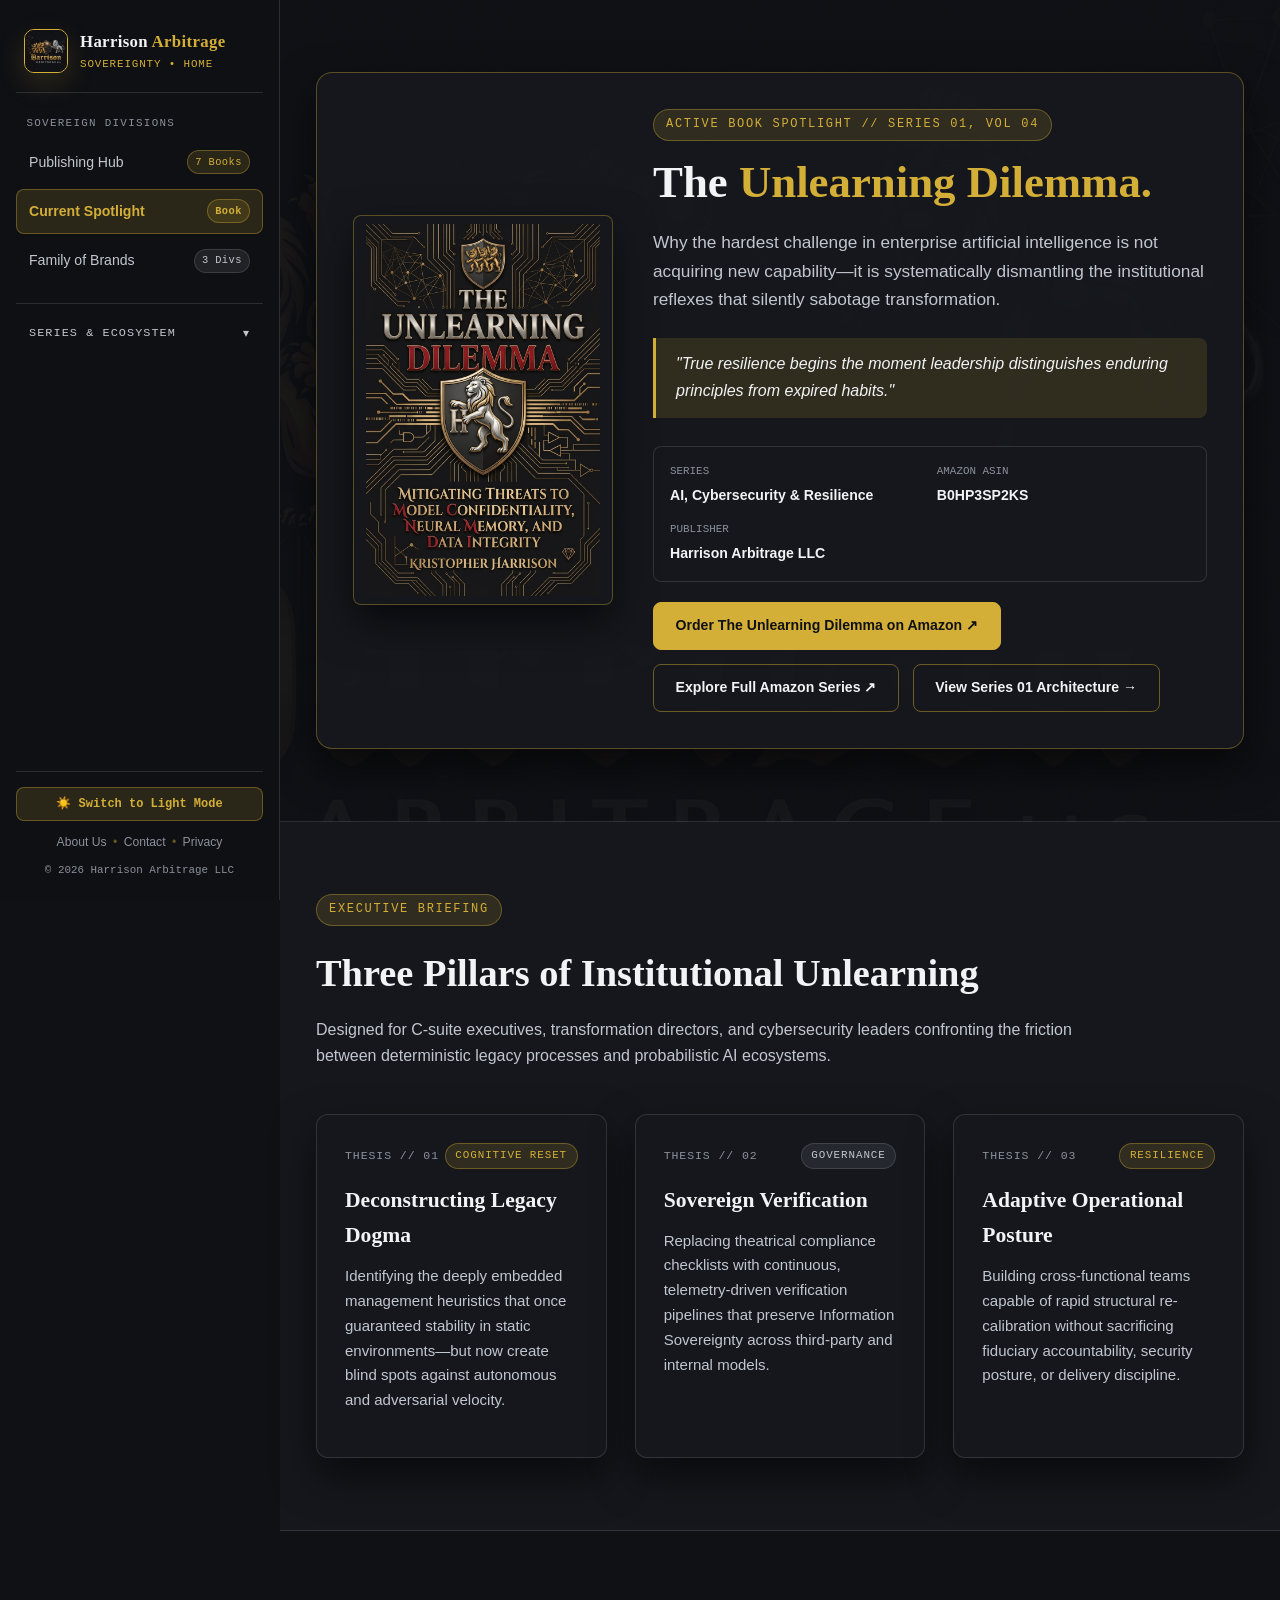
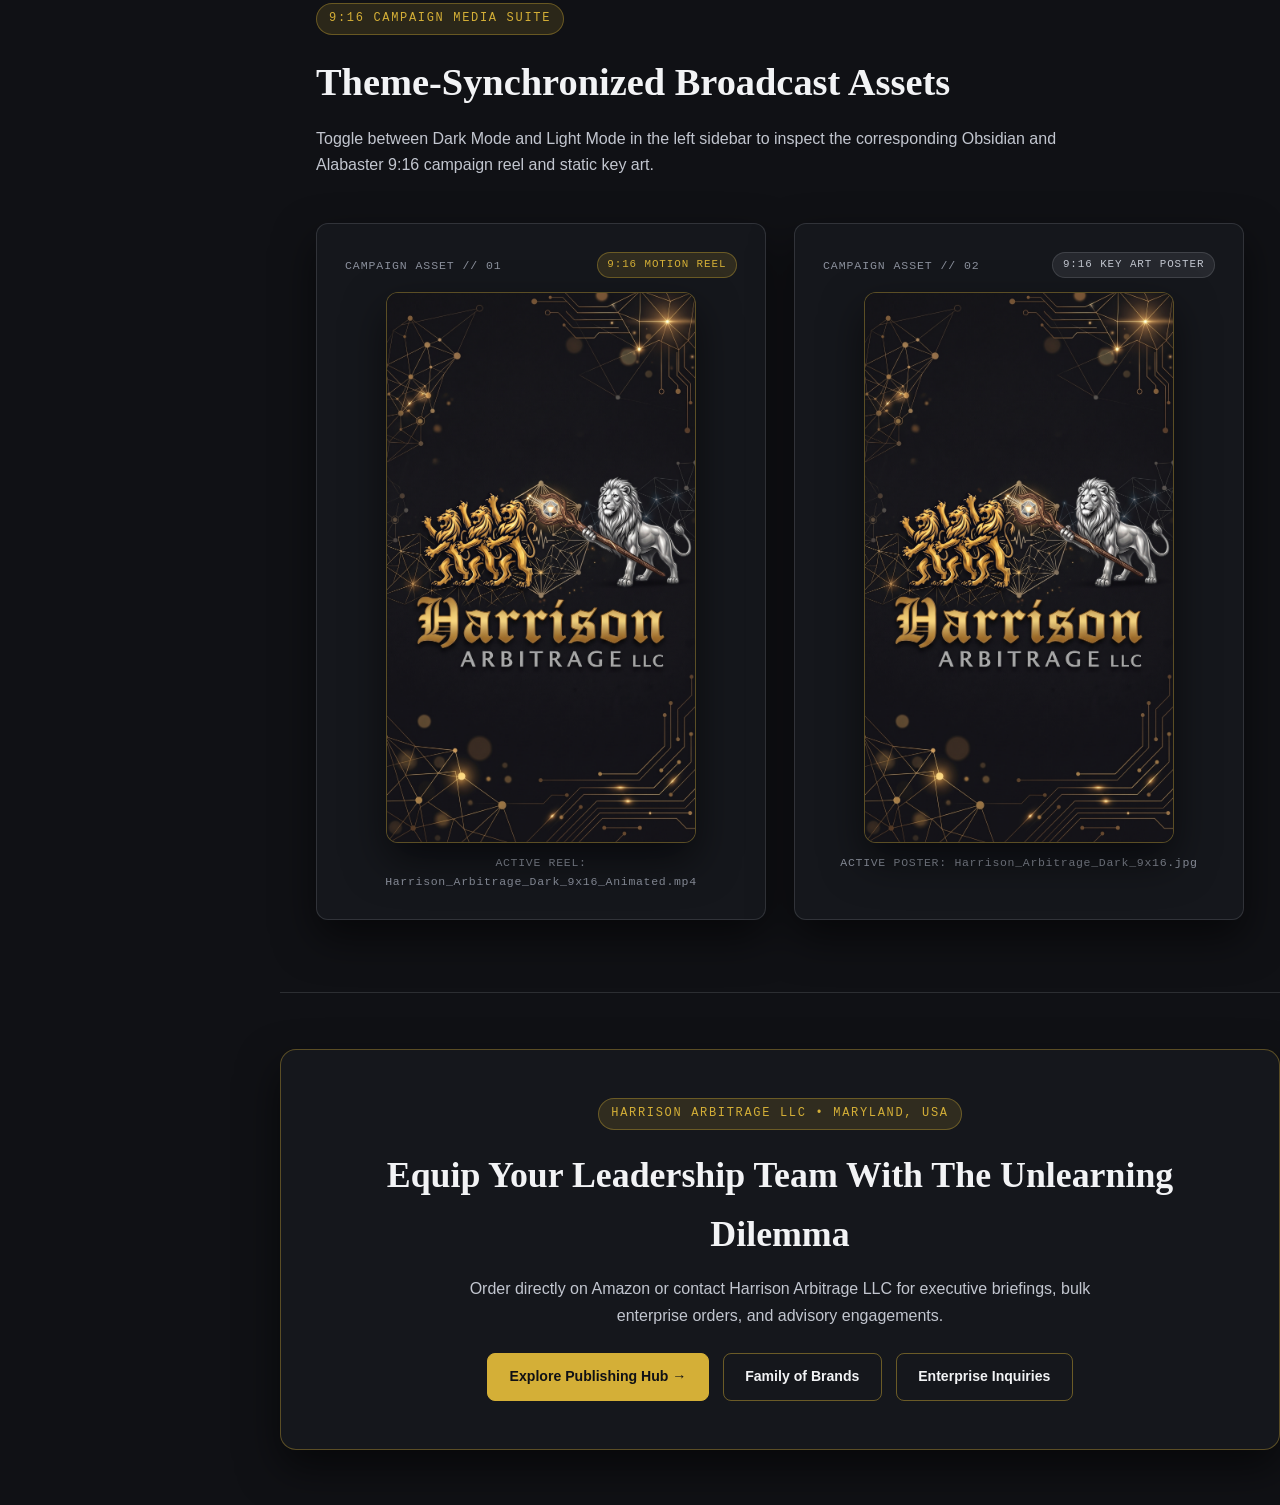
<file: spotlight.html>
<!DOCTYPE html>
<html lang="en" data-theme="dark">
<head>
  <meta charset="UTF-8" />
  <meta name="viewport" content="width=device-width, initial-scale=1.0" />
  <title>Current Spotlight: The Unlearning Dilemma | Harrison Arbitrage LLC</title>
  <meta name="description" content="Official Spotlight Campaign for The Unlearning Dilemma by Harrison Arbitrage LLC—exploring executive cognitive reset, AI governance, and operational resilience." />
  <link rel="stylesheet" href="styles.css" />
  <script src="main.js" defer></script>
</head>
<body>
  <div class="app-shell">
    <harrison-sidebar></harrison-sidebar>

    <main class="main-content">
      <!-- ==================== SPOTLIGHT HERO ==================== -->
      <section class="hero">
        <div class="container">
          <div class="spotlight-banner">
            <div class="asset-frame asset-frame-book" style="margin-bottom: 0;">
              <img
                src="Unlearning_Dilemma_Cover_2x3.jpg"
                alt="Book Cover for The Unlearning Dilemma"
              />
            </div>

            <div>
              <span class="hero-kicker">Active Book Spotlight // Series 01, Vol 04</span>
              <h1 class="hero-title" style="font-size: clamp(2rem, 3.5vw, 3rem);">
                The <span class="gold-accent">Unlearning Dilemma.</span>
              </h1>
              <p class="hero-lead">
                Why the hardest challenge in enterprise artificial intelligence is not acquiring new capability—it is systematically dismantling the institutional reflexes that silently sabotage transformation.
              </p>

              <div class="quote-banner">
                "True resilience begins the moment leadership distinguishes enduring principles from expired habits."
              </div>

              <div class="meta-list">
                <div class="meta-item">
                  <span class="meta-label">Series</span>
                  <span class="meta-value">AI, Cybersecurity &amp; Resilience</span>
                </div>
                <div class="meta-item">
                  <span class="meta-label">Amazon ASIN</span>
                  <span class="meta-value">B0HP3SP2KS</span>
                </div>
                <div class="meta-item">
                  <span class="meta-label">Publisher</span>
                  <span class="meta-value">Harrison Arbitrage LLC</span>
                </div>
              </div>

              <div class="btn-group">
                <a href="https://www.amazon.com/gp/product/B0HP3SP2KS" target="_blank" rel="noopener noreferrer" class="btn btn-gold">Order The Unlearning Dilemma on Amazon ↗</a>
                <a href="https://www.amazon.com/dp/B0HF5N1DVW" target="_blank" rel="noopener noreferrer" class="btn btn-silver-outline">Explore Full Amazon Series ↗</a>
                <a href="series-ai-cybersecurity.html" class="btn btn-silver-outline">View Series 01 Architecture →</a>
              </div>
            </div>
          </div>
        </div>
      </section>

      <!-- ==================== CORE THESIS & EXECUTIVE BREAKDOWN ==================== -->
      <section class="section section-alt">
        <div class="container">
          <div class="section-header">
            <span class="eyebrow">Executive Briefing</span>
            <h2 class="section-title">Three Pillars of Institutional Unlearning</h2>
            <p class="section-subtitle">
              Designed for C-suite executives, transformation directors, and cybersecurity leaders confronting the friction between deterministic legacy processes and probabilistic AI ecosystems.
            </p>
          </div>

          <div class="grid-3">
            <article class="enterprise-card">
              <div>
                <div class="card-index">
                  <span>THESIS // 01</span>
                  <span class="card-badge">Cognitive Reset</span>
                </div>
                <h3 class="card-title">Deconstructing Legacy Dogma</h3>
                <p class="card-desc">
                  Identifying the deeply embedded management heuristics that once guaranteed stability in static environments—but now create blind spots against autonomous and adversarial velocity.
                </p>
              </div>
            </article>

            <article class="enterprise-card">
              <div>
                <div class="card-index">
                  <span>THESIS // 02</span>
                  <span class="card-badge-silver">Governance</span>
                </div>
                <h3 class="card-title">Sovereign Verification</h3>
                <p class="card-desc">
                  Replacing theatrical compliance checklists with continuous, telemetry-driven verification pipelines that preserve Information Sovereignty across third-party and internal models.
                </p>
              </div>
            </article>

            <article class="enterprise-card">
              <div>
                <div class="card-index">
                  <span>THESIS // 03</span>
                  <span class="card-badge">Resilience</span>
                </div>
                <h3 class="card-title">Adaptive Operational Posture</h3>
                <p class="card-desc">
                  Building cross-functional teams capable of rapid structural re-calibration without sacrificing fiduciary accountability, security posture, or delivery discipline.
                </p>
              </div>
            </article>
          </div>
        </div>
      </section>

      <!-- ==================== THEME-SYNCED 9:16 CAMPAIGN MEDIA SUITE ==================== -->
      <section class="section">
        <div class="container">
          <div class="section-header">
            <span class="eyebrow">9:16 Campaign Media Suite</span>
            <h2 class="section-title">Theme-Synchronized Broadcast Assets</h2>
            <p class="section-subtitle">
              Toggle between Dark Mode and Light Mode in the left sidebar to inspect the corresponding Obsidian and Alabaster 9:16 campaign reel and static key art.
            </p>
          </div>

          <div class="grid-2">
            <!-- 9:16 Animated Campaign Video -->
            <article class="enterprise-card">
              <div>
                <div class="card-index">
                  <span>CAMPAIGN ASSET // 01</span>
                  <span class="card-badge">9:16 Motion Reel</span>
                </div>
                <div class="asset-frame asset-frame-9x16">
                  <video
                    class="theme-brand-video"
                    data-brand="arbitrage"
                    src="Harrison_Arbitrage_Dark_9x16_Animated.mp4"
                    poster="Harrison_Arbitrage_Dark_9x16.jpg"
                    autoplay
                    muted
                    loop
                    playsinline
                  ></video>
                </div>
                <p
                  class="theme-status-caption"
                  data-caption-dark="ACTIVE REEL: Harrison_Arbitrage_Dark_9x16_Animated.mp4"
                  data-caption-light="ACTIVE REEL: Harrison_Arbitrage_Light_9x16_Animated.mp4"
                >
                  ACTIVE REEL: Harrison_Arbitrage_Dark_9x16_Animated.mp4
                </p>
              </div>
            </article>

            <!-- 9:16 Static Campaign Poster -->
            <article class="enterprise-card">
              <div>
                <div class="card-index">
                  <span>CAMPAIGN ASSET // 02</span>
                  <span class="card-badge-silver">9:16 Key Art Poster</span>
                </div>
                <div class="asset-frame asset-frame-9x16">
                  <img
                    src="Harrison_Arbitrage_Dark_9x16.jpg"
                    alt="Harrison Arbitrage 9:16 Campaign Poster"
                    class="theme-brand-9x16"
                    data-brand="arbitrage"
                  />
                </div>
                <p
                  class="theme-status-caption"
                  data-caption-dark="ACTIVE POSTER: Harrison_Arbitrage_Dark_9x16.jpg"
                  data-caption-light="ACTIVE POSTER: Harrison_Arbitrage_Light_9x16.jpg"
                >
                  ACTIVE POSTER: Harrison_Arbitrage_Dark_9x16.jpg
                </p>
              </div>
            </article>
          </div>
        </div>
      </section>

      <!-- ==================== GLOBAL FOOTER CTA ==================== -->
      <harrison-footer-cta
        heading="Equip Your Leadership Team With The Unlearning Dilemma"
        subtext="Order directly on Amazon or contact Harrison Arbitrage LLC for executive briefings, bulk enterprise orders, and advisory engagements."
      ></harrison-footer-cta>
    </main>
  </div>
</body>
</html>
</file>
<file: styles.css>
/* ==========================================================================
   HARRISON ARBITRAGE LLC — MASTER ENTERPRISE DESIGN SYSTEM (/styles.css)
   Architecture: Left Vertical Sidebar (<harrison-sidebar>) + .app-shell
   Palette: Deep Obsidian, Alabaster Ivory, Heraldic Crest Gold & Brushed Silver
   Strict Mandate: ZERO RED, ZERO BLUE, ZERO 16:9 (Strictly 1:1, 9:16, and 2:3)
   ========================================================================== */

:root {
  /* Dark Mode Default (Obsidian, Gunmetal, Crest Gold & Platinum Silver) */
  --bg-canvas: #101115;
  --bg-surface: #15171c;
  --bg-card: rgba(22, 24, 30, 0.92);
  --bg-card-hover: rgba(28, 31, 39, 0.96);
  --bg-sidebar: rgba(16, 17, 21, 0.97);
  --bg-glass: rgba(21, 23, 28, 0.85);

  /* Typography */
  --text-primary: #f2f3f5;
  --text-secondary: #c2c6cf;
  --text-muted: #8b909c;

  /* Accents (Strictly Gold & Silver — Zero Red / Zero Blue) */
  --accent-primary: #d4af37;
  --accent-gold: #f5c518;
  --accent-gold-soft: rgba(212, 175, 55, 0.14);
  --accent-gold-border: rgba(212, 175, 55, 0.36);
  --accent-silver: #c2c6cf;
  --accent-silver-soft: rgba(194, 198, 207, 0.1);
  --border-subtle: rgba(194, 198, 207, 0.16);
  --border-strong: rgba(212, 175, 55, 0.45);

  /* Layout & Shadows */
  --sidebar-width: 280px;
  --radius-sm: 8px;
  --radius-md: 12px;
  --radius-lg: 16px;
  --shadow-elevated: 0 18px 42px rgba(0, 0, 0, 0.55);
  --shadow-gold: 0 10px 28px rgba(212, 175, 55, 0.16);

  /* Fonts */
  --font-sans: 'Inter', -apple-system, BlinkMacSystemFont, 'Segoe UI', Roboto, sans-serif;
  --font-display: 'Playfair Display', Georgia, 'Times New Roman', serif;
  --font-mono: 'JetBrains Mono', 'Fira Code', monospace;

  /* Watermark */
  --watermark-img: url('Harrison_Arbitrage_Dark_9x16.jpg');
  --watermark-opacity: 0.045;
}

[data-theme="light"] {
  /* Enterprise Light Mode (Warm Alabaster Ivory, Antique Gold & Deep Slate Silver) */
  --bg-canvas: #f8f6f2;
  --bg-surface: #efece6;
  --bg-card: rgba(255, 255, 255, 0.94);
  --bg-card-hover: #ffffff;
  --bg-sidebar: rgba(248, 246, 242, 0.98);
  --bg-glass: rgba(255, 255, 255, 0.88);

  --text-primary: #14161b;
  --text-secondary: #3b3f48;
  --text-muted: #5e636e;

  --accent-primary: #9c7a23;
  --accent-gold: #b8902a;
  --accent-gold-soft: rgba(156, 122, 35, 0.12);
  --accent-gold-border: rgba(156, 122, 35, 0.35);
  --accent-silver: #4a4e58;
  --accent-silver-soft: rgba(74, 78, 88, 0.08);
  --border-subtle: rgba(74, 78, 88, 0.18);
  --border-strong: rgba(156, 122, 35, 0.45);

  --shadow-elevated: 0 14px 34px rgba(20, 22, 27, 0.08);
  --shadow-gold: 0 8px 24px rgba(156, 122, 35, 0.14);

  --watermark-img: url('Harrison_Arbitrage_Light_9x16.jpg');
  --watermark-opacity: 0.04;
}

/* ==========================================================================
   1. RESET & GLOBAL CANVAS
   ========================================================================== */
*, *::before, *::after {
  box-sizing: border-box;
  margin: 0;
  padding: 0;
}

html {
  scroll-behavior: smooth;
  font-size: 16px;
}

body {
  background-color: var(--bg-canvas);
  color: var(--text-primary);
  font-family: var(--font-sans);
  line-height: 1.65;
  min-height: 100vh;
  overflow-x: hidden;
  position: relative;
  transition: background-color 0.25s ease, color 0.25s ease;
}

body::before {
  content: "";
  position: fixed;
  inset: 0;
  background-image: var(--watermark-img);
  background-size: cover;
  background-position: center;
  opacity: var(--watermark-opacity);
  pointer-events: none;
  z-index: 0;
}

a {
  color: inherit;
  text-decoration: none;
  transition: color 0.2s ease, border-color 0.2s ease, background-color 0.2s ease;
}

img, video {
  max-width: 100%;
  display: block;
}

/* ==========================================================================
   2. APP SHELL & MAIN CONTENT LAYOUT
   ========================================================================== */
.app-shell {
  display: flex;
  min-height: 100vh;
  position: relative;
  z-index: 1;
}

.main-content {
  flex: 1;
  margin-left: var(--sidebar-width);
  width: calc(100% - var(--sidebar-width));
  display: flex;
  flex-direction: column;
  min-height: 100vh;
}

.container {
  width: 100%;
  max-width: 1200px;
  margin: 0 auto;
  padding: 0 2.25rem;
}

.section {
  padding: 4.5rem 0;
  border-bottom: 1px solid var(--border-subtle);
}

.section-alt {
  background-color: var(--bg-surface);
}

/* ==========================================================================
   3. SIDEBAR ARCHITECTURE (STRICT DOM CONTRACT)
   ========================================================================== */
.mobile-topbar {
  display: none;
  align-items: center;
  justify-content: space-between;
  padding: 0.75rem 1.25rem;
  background: var(--bg-sidebar);
  border-bottom: 1px solid var(--accent-gold-border);
  position: sticky;
  top: 0;
  z-index: 1001;
  backdrop-filter: blur(12px);
}

.mobile-menu-btn {
  background: var(--accent-gold-soft);
  color: var(--accent-primary);
  border: 1px solid var(--accent-gold-border);
  border-radius: var(--radius-sm);
  padding: 0.45rem 0.85rem;
  font-family: var(--font-mono);
  font-size: 0.78rem;
  font-weight: 600;
  letter-spacing: 0.06em;
  cursor: pointer;
}

.sidebar {
  width: var(--sidebar-width);
  height: 100vh;
  position: fixed;
  top: 0;
  left: 0;
  background: var(--bg-sidebar);
  border-right: 1px solid var(--border-subtle);
  display: flex;
  flex-direction: column;
  padding: 1.25rem 1rem;
  z-index: 1000;
  overflow-y: auto;
  backdrop-filter: blur(14px);
}

.brand-header {
  display: flex;
  align-items: center;
  gap: 0.75rem;
  padding: 0.5rem 0.5rem 1.15rem;
  margin-bottom: 0.85rem;
  border-bottom: 1px solid var(--border-subtle);
}

.brand-logo-img {
  width: 44px;
  height: 44px;
  min-width: 44px;
  min-height: 44px;
  aspect-ratio: 1 / 1;
  border-radius: 10px;
  border: 1px solid var(--accent-primary);
  object-fit: cover;
  box-shadow: var(--shadow-gold);
}

.brand-title-group {
  display: flex;
  flex-direction: column;
}

.brand-name {
  font-family: var(--font-display);
  font-size: 1.05rem;
  font-weight: 700;
  letter-spacing: 0.02em;
  color: var(--text-primary);
}

.brand-sub {
  font-family: var(--font-mono);
  font-size: 0.68rem;
  text-transform: uppercase;
  letter-spacing: 0.08em;
  color: var(--accent-primary);
}

.gold-accent {
  color: var(--accent-primary);
}

.nav-section-label {
  font-family: var(--font-mono);
  font-size: 0.68rem;
  text-transform: uppercase;
  letter-spacing: 0.12em;
  color: var(--text-muted);
  margin: 0.5rem 0.65rem 0.45rem;
}

.nav-list {
  list-style: none;
  display: flex;
  flex-direction: column;
  gap: 0.25rem;
  margin-bottom: 1rem;
}

.nav-link {
  display: flex;
  align-items: center;
  justify-content: space-between;
  padding: 0.6rem 0.75rem;
  border-radius: var(--radius-sm);
  font-size: 0.88rem;
  font-weight: 500;
  color: var(--text-secondary);
  border: 1px solid transparent;
  transition: all 0.2s ease;
}

.nav-link:hover {
  background: var(--accent-silver-soft);
  color: var(--text-primary);
  border-color: var(--border-subtle);
}

.nav-link.active {
  background: var(--accent-gold-soft);
  color: var(--accent-primary);
  border-color: var(--accent-gold-border);
  font-weight: 600;
}

.nav-badge {
  font-family: var(--font-mono);
  font-size: 0.65rem;
  padding: 0.15rem 0.45rem;
  border-radius: 999px;
  background: var(--accent-silver-soft);
  color: var(--text-secondary);
  border: 1px solid var(--border-subtle);
  letter-spacing: 0.04em;
}

.nav-badge.gold {
  background: var(--accent-gold-soft);
  color: var(--accent-primary);
  border-color: var(--accent-gold-border);
}

/* Accordion Drawer (Series & Ecosystem) */
.nav-accordion-group {
  margin-top: 0.25rem;
  border-top: 1px solid var(--border-subtle);
  padding-top: 0.75rem;
}

.nav-accordion-trigger {
  width: 100%;
  display: flex;
  align-items: center;
  justify-content: space-between;
  background: transparent;
  border: 1px solid transparent;
  border-radius: var(--radius-sm);
  padding: 0.55rem 0.75rem;
  color: var(--text-secondary);
  font-family: var(--font-mono);
  font-size: 0.74rem;
  text-transform: uppercase;
  letter-spacing: 0.09em;
  cursor: pointer;
  transition: all 0.2s ease;
}

.nav-accordion-trigger:hover,
.nav-accordion-group.has-active-child .nav-accordion-trigger {
  color: var(--accent-primary);
  background: var(--accent-gold-soft);
  border-color: var(--accent-gold-border);
}

.nav-accordion-chevron {
  transition: transform 0.22s ease;
}

.nav-accordion-group.is-open .nav-accordion-chevron {
  transform: rotate(180deg);
}

.nav-accordion-drawer {
  max-height: 0;
  overflow: hidden;
  transition: max-height 0.28s ease, padding 0.22s ease;
  padding-left: 0.35rem;
}

.nav-accordion-group.is-open .nav-accordion-drawer {
  max-height: 320px;
  padding-top: 0.35rem;
}

@media (hover: hover) and (min-width: 961px) {
  .nav-accordion-group:hover .nav-accordion-drawer {
    max-height: 320px;
    padding-top: 0.35rem;
  }
  .nav-accordion-group:hover .nav-accordion-chevron {
    transform: rotate(180deg);
  }
}

/* Sidebar Footer */
.sidebar-footer {
  margin-top: auto;
  padding-top: 0.9rem;
  border-top: 1px solid var(--border-subtle);
  display: flex;
  flex-direction: column;
  gap: 0.65rem;
}

.theme-toggle-btn {
  width: 100%;
  padding: 0.55rem 0.75rem;
  border-radius: var(--radius-sm);
  background: var(--accent-gold-soft);
  color: var(--accent-primary);
  border: 1px solid var(--accent-gold-border);
  font-family: var(--font-mono);
  font-size: 0.75rem;
  font-weight: 600;
  cursor: pointer;
  transition: all 0.2s ease;
}

.theme-toggle-btn:hover {
  background: var(--accent-primary);
  color: var(--bg-canvas);
}

.sidebar-gov-inline {
  display: flex;
  align-items: center;
  justify-content: center;
  flex-wrap: wrap;
  gap: 0.4rem;
  font-size: 0.76rem;
  color: var(--text-muted);
}

.sidebar-gov-inline a:hover,
.sidebar-gov-inline a.active {
  color: var(--accent-primary);
}

.sidebar-gov-sep {
  color: var(--border-strong);
}

.sidebar-legal {
  text-align: center;
  font-family: var(--font-mono);
  font-size: 0.68rem;
  color: var(--text-muted);
}

/* ==========================================================================
   4. HERO, TYPOGRAPHY & SECTION HEADERS
   ========================================================================== */
.hero {
  padding: 4.5rem 0;
  border-bottom: 1px solid var(--border-subtle);
}

.hero-grid {
  display: grid;
  grid-template-columns: 1.35fr 0.85fr;
  gap: 3rem;
  align-items: center;
}

.hero-kicker,
.eyebrow {
  display: inline-block;
  font-family: var(--font-mono);
  font-size: 0.75rem;
  text-transform: uppercase;
  letter-spacing: 0.14em;
  color: var(--accent-primary);
  background: var(--accent-gold-soft);
  border: 1px solid var(--accent-gold-border);
  padding: 0.3rem 0.75rem;
  border-radius: 999px;
  margin-bottom: 1rem;
}

.hero-title {
  font-family: var(--font-display);
  font-size: clamp(2.2rem, 4vw, 3.35rem);
  line-height: 1.15;
  margin-bottom: 1.25rem;
  color: var(--text-primary);
}

.hero-lead {
  font-size: 1.08rem;
  color: var(--text-secondary);
  margin-bottom: 1.5rem;
  max-width: 64ch;
}

.quote-banner {
  border-left: 3px solid var(--accent-primary);
  padding: 0.85rem 1.25rem;
  background: var(--accent-gold-soft);
  color: var(--text-primary);
  font-style: italic;
  border-radius: 0 var(--radius-sm) var(--radius-sm) 0;
  margin-bottom: 1.75rem;
}

.section-header {
  margin-bottom: 2.75rem;
  max-width: 760px;
}

.section-title {
  font-family: var(--font-display);
  font-size: clamp(1.75rem, 3vw, 2.4rem);
  margin-bottom: 0.75rem;
  color: var(--text-primary);
}

.section-subtitle {
  color: var(--text-secondary);
  font-size: 1rem;
}

/* ==========================================================================
   5. STRICT MEDIA FRAMES (1:1, 9:16, AND 2:3 ONLY — ZERO 16:9)
   ========================================================================== */
.asset-frame {
  background: var(--bg-card);
  border: 1px solid var(--accent-gold-border);
  border-radius: var(--radius-md);
  overflow: hidden;
  box-shadow: var(--shadow-elevated);
  position: relative;
}

.asset-frame-9x16,
.media-9x16-frame {
  aspect-ratio: 9 / 16;
  width: 100%;
  max-width: 310px;
  margin: 0 auto;
}

.asset-frame-9x16 img,
.asset-frame-9x16 video,
.media-9x16-frame img,
.media-9x16-frame video {
  width: 100%;
  height: 100%;
  object-fit: cover;
}

.asset-frame-book,
.book-cover-2x3 {
  aspect-ratio: 2 / 3;
  width: 100%;
  max-width: 260px;
  margin: 0 auto 1.25rem;
  padding: 0.5rem;
  background: var(--bg-surface);
  border: 1px solid var(--accent-gold-border);
  border-radius: var(--radius-sm);
  display: flex;
  align-items: center;
  justify-content: center;
}

.asset-frame-book img,
.book-cover-2x3 img {
  width: 100%;
  height: 100%;
  object-fit: contain;
  border-radius: 4px;
}

.theme-status-caption {
  text-align: center;
  font-family: var(--font-mono);
  font-size: 0.72rem;
  color: var(--text-muted);
  margin-top: 0.65rem;
  letter-spacing: 0.06em;
}

/* ==========================================================================
   6. ENTERPRISE CARDS, GRIDS & SPOTLIGHT BANNERS
   ========================================================================== */
.grid-2 {
  display: grid;
  grid-template-columns: repeat(2, 1fr);
  gap: 1.75rem;
}

.grid-3 {
  display: grid;
  grid-template-columns: repeat(3, 1fr);
  gap: 1.75rem;
}

.enterprise-card {
  background: var(--bg-card);
  border: 1px solid var(--border-subtle);
  border-radius: var(--radius-md);
  padding: 1.75rem;
  display: flex;
  flex-direction: column;
  justify-content: space-between;
  gap: 1.25rem;
  box-shadow: var(--shadow-elevated);
  transition: transform 0.22s ease, border-color 0.22s ease;
}

.enterprise-card:hover {
  transform: translateY(-3px);
  border-color: var(--accent-gold-border);
}

.spotlight-banner {
  background: var(--bg-card);
  border: 1px solid var(--accent-gold-border);
  border-radius: var(--radius-lg);
  padding: 2.25rem;
  display: grid;
  grid-template-columns: 260px 1fr;
  gap: 2.5rem;
  align-items: center;
  box-shadow: var(--shadow-elevated);
}

.card-index {
  display: flex;
  align-items: center;
  justify-content: space-between;
  font-family: var(--font-mono);
  font-size: 0.72rem;
  color: var(--text-muted);
  margin-bottom: 0.85rem;
  letter-spacing: 0.08em;
}

.card-badge {
  background: var(--accent-gold-soft);
  color: var(--accent-primary);
  border: 1px solid var(--accent-gold-border);
  padding: 0.2rem 0.6rem;
  border-radius: 999px;
  font-family: var(--font-mono);
  font-size: 0.68rem;
  text-transform: uppercase;
}

.card-badge-silver {
  background: var(--accent-silver-soft);
  color: var(--text-secondary);
  border: 1px solid var(--border-subtle);
  padding: 0.2rem 0.6rem;
  border-radius: 999px;
  font-family: var(--font-mono);
  font-size: 0.68rem;
  text-transform: uppercase;
}

.card-title {
  font-family: var(--font-display);
  font-size: 1.35rem;
  color: var(--text-primary);
  margin-bottom: 0.65rem;
}

.card-desc {
  color: var(--text-secondary);
  font-size: 0.94rem;
  margin-bottom: 1rem;
}

.meta-list {
  display: grid;
  grid-template-columns: repeat(auto-fit, minmax(170px, 1fr));
  gap: 0.85rem;
  margin: 1.25rem 0;
  padding: 1rem;
  background: var(--bg-surface);
  border: 1px solid var(--border-subtle);
  border-radius: var(--radius-sm);
}

.meta-item {
  display: flex;
  flex-direction: column;
  gap: 0.2rem;
}

.meta-label {
  font-family: var(--font-mono);
  font-size: 0.68rem;
  text-transform: uppercase;
  color: var(--text-muted);
}

.meta-value {
  font-size: 0.88rem;
  font-weight: 600;
  color: var(--text-primary);
}

/* ==========================================================================
   7. BUTTONS & CTA BANNER (<harrison-footer-cta>)
   ========================================================================== */
.btn-group {
  display: flex;
  flex-wrap: wrap;
  gap: 0.85rem;
  align-items: center;
}

.btn {
  display: inline-flex;
  align-items: center;
  justify-content: center;
  gap: 0.45rem;
  padding: 0.72rem 1.35rem;
  border-radius: var(--radius-sm);
  font-family: var(--font-sans);
  font-size: 0.88rem;
  font-weight: 600;
  cursor: pointer;
  transition: all 0.2s ease;
  border: 1px solid transparent;
}

.btn-gold,
.btn-primary {
  background: var(--accent-primary);
  color: #101115;
  border-color: var(--accent-primary);
}

.btn-gold:hover,
.btn-primary:hover {
  background: var(--accent-gold);
  border-color: var(--accent-gold);
  box-shadow: var(--shadow-gold);
}

.btn-silver-outline,
.btn-secondary {
  background: transparent;
  color: var(--text-primary);
  border-color: var(--border-strong);
}

.btn-silver-outline:hover,
.btn-secondary:hover {
  background: var(--accent-gold-soft);
  color: var(--accent-primary);
}

.link-arrow {
  font-family: var(--font-mono);
  font-size: 0.8rem;
  font-weight: 600;
  color: var(--accent-primary);
}

.link-arrow:hover {
  text-decoration: underline;
}

.cta-banner {
  margin: 3.5rem auto;
  max-width: 1120px;
  background: var(--bg-card);
  border: 1px solid var(--accent-gold-border);
  border-radius: var(--radius-lg);
  padding: 3rem 2rem;
  text-align: center;
  box-shadow: var(--shadow-elevated);
}

.cta-banner h2 {
  font-family: var(--font-display);
  font-size: clamp(1.65rem, 2.8vw, 2.25rem);
  margin-bottom: 0.75rem;
}

.cta-banner p {
  color: var(--text-secondary);
  max-width: 660px;
  margin: 0 auto 1.5rem;
}

/* ==========================================================================
   8. RESPONSIVE BREAKPOINTS
   ========================================================================== */
@media (max-width: 960px) {
  .mobile-topbar {
    display: flex;
  }

  .sidebar {
    transform: translateX(-100%);
    transition: transform 0.28s ease;
  }

  .sidebar.open {
    transform: translateX(0);
  }

  .main-content {
    margin-left: 0;
    width: 100%;
  }

  .hero-grid,
  .spotlight-banner,
  .grid-2,
  .grid-3 {
    grid-template-columns: 1fr;
  }

  .container {
    padding: 0 1.25rem;
  }
}
</file>
